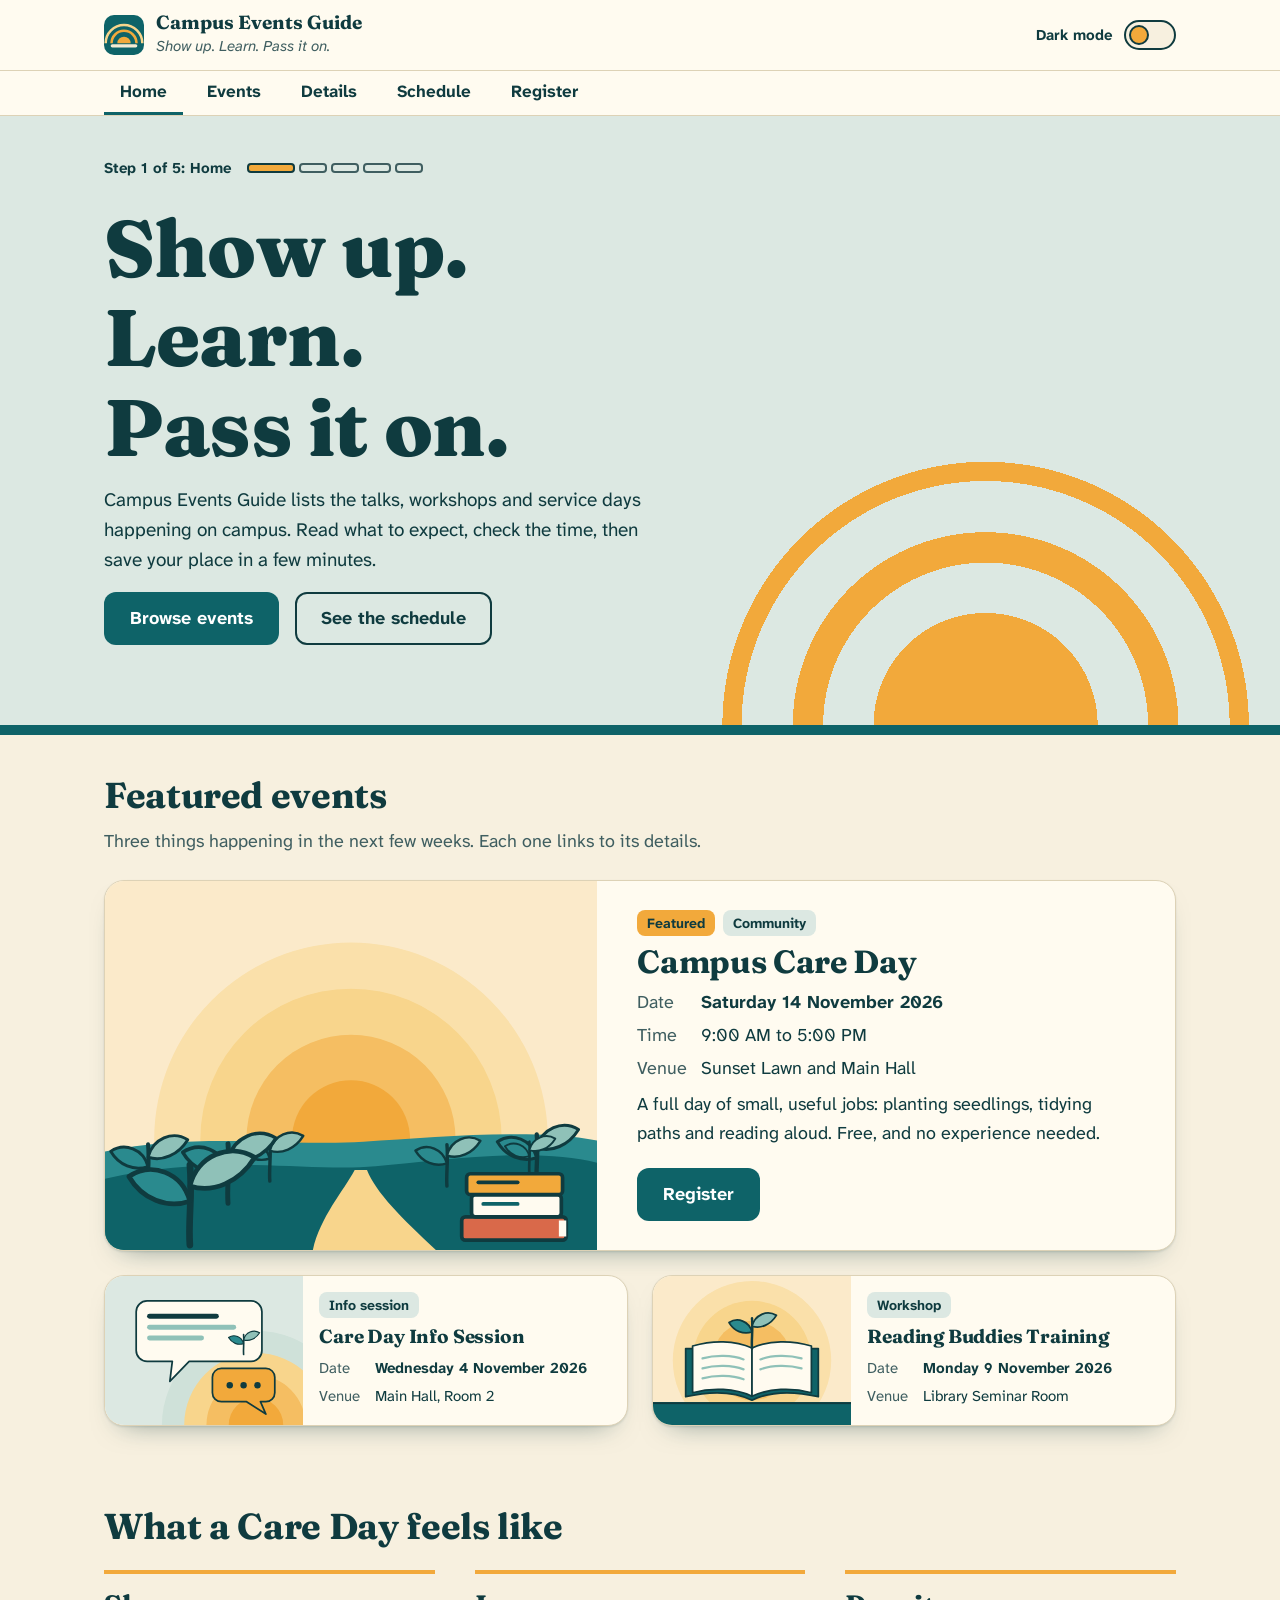
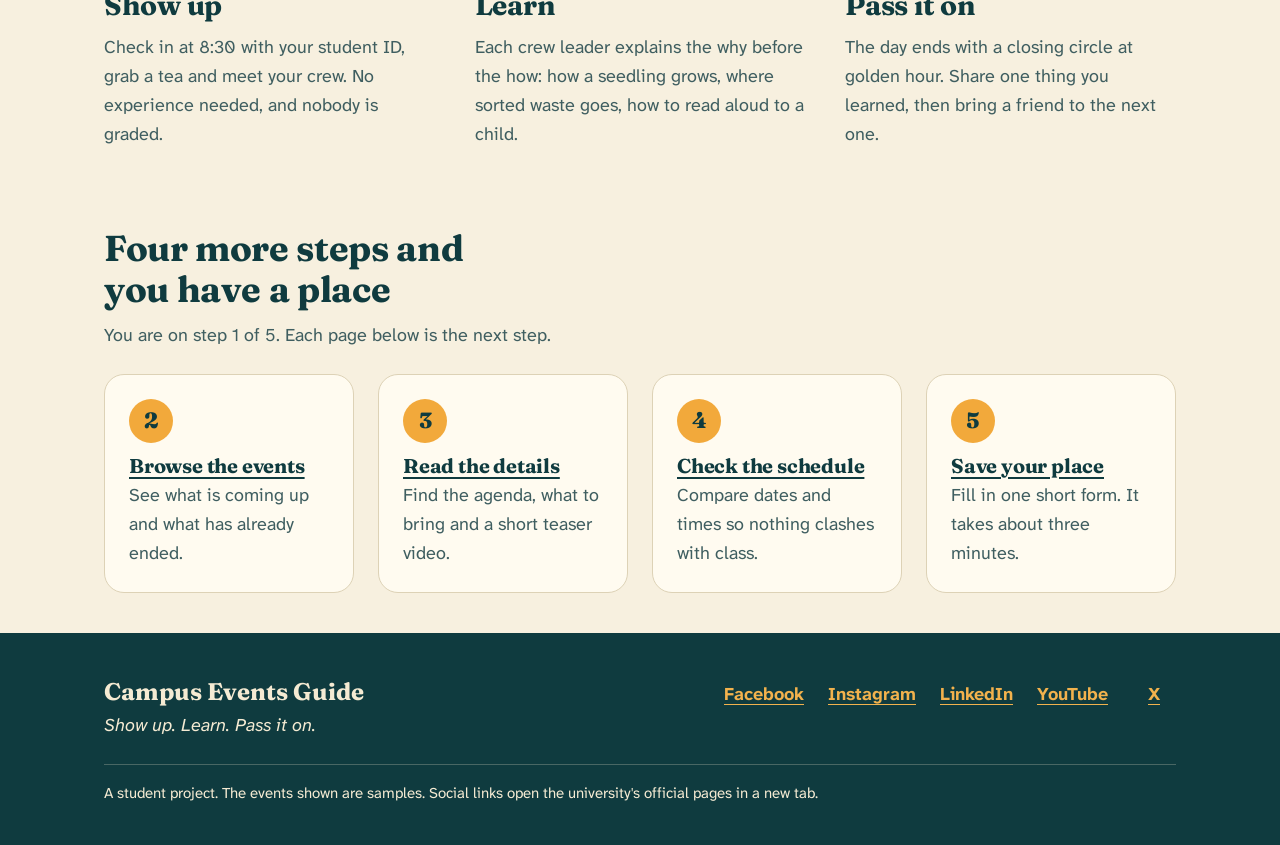
<file: index.html>
<!DOCTYPE html>
<html lang="en">
<head>
  <meta charset="utf-8">
  <meta name="viewport" content="width=device-width, initial-scale=1">
  <meta name="description" content="Campus Events Guide lists talks, workshops and service days on campus. Featured: Campus Care Day on Saturday 14 November 2026.">
  <title>Campus Events Guide: Show up. Learn. Pass it on.</title>
  <link rel="icon" type="image/svg+xml" href="assets/images/logo.svg">
  <link rel="stylesheet" href="style.css">
</head>
<body>
  <a class="skip-link" href="#main">Skip to main content</a>
  <header class="site-header">
    <div class="header-top container">
      <a class="brand" href="index.html">
        <img class="brand-mark" src="assets/images/logo.svg" alt="" width="40" height="40">
        <span class="brand-text">
          <span class="brand-name">Campus Events Guide</span>
          <span class="brand-tagline">Show up. Learn. Pass it on.</span>
        </span>
      </a>
      <div class="theme-switch">
        <input class="theme-input" type="checkbox" id="theme-toggle">
        <label class="theme-label" for="theme-toggle">
          <span class="theme-text">Dark mode</span>
          <span class="theme-track" aria-hidden="true"><span class="theme-knob"></span></span>
        </label>
      </div>
    </div>
    <nav class="main-nav" aria-label="Main">
      <ul class="nav-list container">
        <li><a href="index.html" aria-current="page">Home</a></li>
        <li><a href="events.html">Events</a></li>
        <li><a href="event-details.html">Details</a></li>
        <li><a href="schedule.html">Schedule</a></li>
        <li><a href="registration.html">Register</a></li>
      </ul>
    </nav>
  </header>
  <main id="main">
    <section class="page-hero home-hero">
      <div class="container">
        <div class="journey">
          <p class="journey-text">Step 1 of 5: Home</p>
          <div class="journey-bar" aria-hidden="true">
            <span class="journey-step is-current"></span>
            <span class="journey-step"></span>
            <span class="journey-step"></span>
            <span class="journey-step"></span>
            <span class="journey-step"></span>
          </div>
        </div>
        <h1><span>Show up.</span> <span>Learn.</span> <span>Pass it on.</span></h1>
        <p class="lead">Campus Events Guide lists the talks, workshops and service days happening on campus. Read what to expect, check the time, then save your place in a few minutes.</p>
        <div class="button-row">
          <a class="button button-primary" href="events.html">Browse events</a>
          <a class="button button-quiet" href="schedule.html">See the schedule</a>
        </div>
      </div>
    </section>

    <section class="section" aria-labelledby="featured-title">
      <div class="container">
        <div class="section-head">
          <h2 id="featured-title">Featured events</h2>
          <p>Three things happening in the next few weeks. Each one links to its details.</p>
        </div>
        <ul class="event-list">
          <li class="span-all">
            <article class="event-card event-card-wide">
              <img class="event-poster" src="assets/images/care-day.svg" alt="Illustration of the sun rising over a lawn of young seedlings, with a stack of books beside a path" width="800" height="600">
              <div class="event-body">
                <div class="event-labels">
                  <span class="badge">Featured</span>
                  <span class="event-tag">Community</span>
                </div>
                <h3 class="event-title"><a href="event-details.html">Campus Care Day</a></h3>
                <dl class="event-meta">
                  <div><dt>Date</dt><dd><time datetime="2026-11-14">Saturday 14 November 2026</time></dd></div>
                  <div><dt>Time</dt><dd>9:00 AM to 5:00 PM</dd></div>
                  <div><dt>Venue</dt><dd>Sunset Lawn and Main Hall</dd></div>
                </dl>
                <p>A full day of small, useful jobs: planting seedlings, tidying paths and reading aloud. Free, and no experience needed.</p>
                <div class="event-actions">
                  <a class="button button-primary" href="registration.html">Register</a>
                </div>
              </div>
            </article>
          </li>
          <li>
            <article class="event-card event-card-compact">
              <img class="event-poster" src="assets/images/info-session.svg" alt="Illustration of two speech bubbles in front of a rising sun, one with lines of text and a sprout, the other with three dots" width="800" height="600">
              <div class="event-body">
                <p class="event-tag">Info session</p>
                <h3 class="event-title"><a href="event-details.html#get-ready">Care Day Info Session</a></h3>
                <dl class="event-meta">
                  <div><dt>Date</dt><dd><time datetime="2026-11-04">Wednesday 4 November 2026</time></dd></div>
                  <div><dt>Venue</dt><dd>Main Hall, Room&nbsp;2</dd></div>
                </dl>
              </div>
            </article>
          </li>
          <li>
            <article class="event-card event-card-compact">
              <img class="event-poster" src="assets/images/reading-buddies.svg" alt="Illustration of an open book with a green sprout growing from its spine, in front of a golden sun" width="800" height="600">
              <div class="event-body">
                <p class="event-tag">Workshop</p>
                <h3 class="event-title"><a href="event-details.html#get-ready">Reading Buddies Training</a></h3>
                <dl class="event-meta">
                  <div><dt>Date</dt><dd><time datetime="2026-11-09">Monday 9 November 2026</time></dd></div>
                  <div><dt>Venue</dt><dd>Library Seminar Room</dd></div>
                </dl>
              </div>
            </article>
          </li>
        </ul>
      </div>
    </section>

    <section class="section" aria-labelledby="feel-title">
      <div class="container">
        <div class="section-head">
          <h2 id="feel-title">What a Care Day feels like</h2>
        </div>
        <div class="principles">
          <div class="principle">
            <h3>Show up</h3>
            <p>Check in at 8:30 with your student ID, grab a tea and meet your crew. No experience needed, and nobody is graded.</p>
          </div>
          <div class="principle">
            <h3>Learn</h3>
            <p>Each crew leader explains the why before the how: how a seedling grows, where sorted waste goes, how to read aloud to a child.</p>
          </div>
          <div class="principle">
            <h3>Pass it on</h3>
            <p>The day ends with a closing circle at golden hour. Share one thing you learned, then bring a friend to the next one.</p>
          </div>
        </div>
      </div>
    </section>

    <section class="section" aria-labelledby="path-title">
      <div class="container">
        <div class="section-head">
          <h2 id="path-title">Four more steps and you have a place</h2>
          <p>You are on step 1 of 5. Each page below is the next step.</p>
        </div>
        <ol class="step-list">
          <li class="step-item">
            <h3><a href="events.html">Browse the events</a></h3>
            <p>See what is coming up and what has already ended.</p>
          </li>
          <li class="step-item">
            <h3><a href="event-details.html">Read the details</a></h3>
            <p>Find the agenda, what to bring and a short teaser video.</p>
          </li>
          <li class="step-item">
            <h3><a href="schedule.html">Check the schedule</a></h3>
            <p>Compare dates and times so nothing clashes with class.</p>
          </li>
          <li class="step-item">
            <h3><a href="registration.html">Save your place</a></h3>
            <p>Fill in one short form. It takes about three minutes.</p>
          </li>
        </ol>
      </div>
    </section>
  </main>
  <footer class="site-footer">
    <div class="footer-inner container">
      <div class="footer-brand">
        <p class="footer-name">Campus Events Guide</p>
        <p class="footer-tagline">Show up. Learn. Pass it on.</p>
      </div>
      <nav aria-label="Social media">
        <ul class="social-list">
          <li><a href="https://www.facebook.com/ZewailCity" target="_blank" rel="noopener noreferrer">Facebook</a></li>
          <li><a href="https://www.instagram.com/zewailcityst/" target="_blank" rel="noopener noreferrer">Instagram</a></li>
          <li><a href="https://www.linkedin.com/school/zewailcityst/mycompany/" target="_blank" rel="noopener noreferrer">LinkedIn</a></li>
          <li><a href="https://www.youtube.com/user/zewailcity" target="_blank" rel="noopener noreferrer">YouTube</a></li>
          <li><a href="https://twitter.com/_ZewailCity_" target="_blank" rel="noopener noreferrer">X</a></li>
        </ul>
      </nav>
      <p class="footer-note">A student project. The events shown are samples. Social links open the university's official pages in a new tab.</p>
    </div>
  </footer>
</body>
</html>
</file>
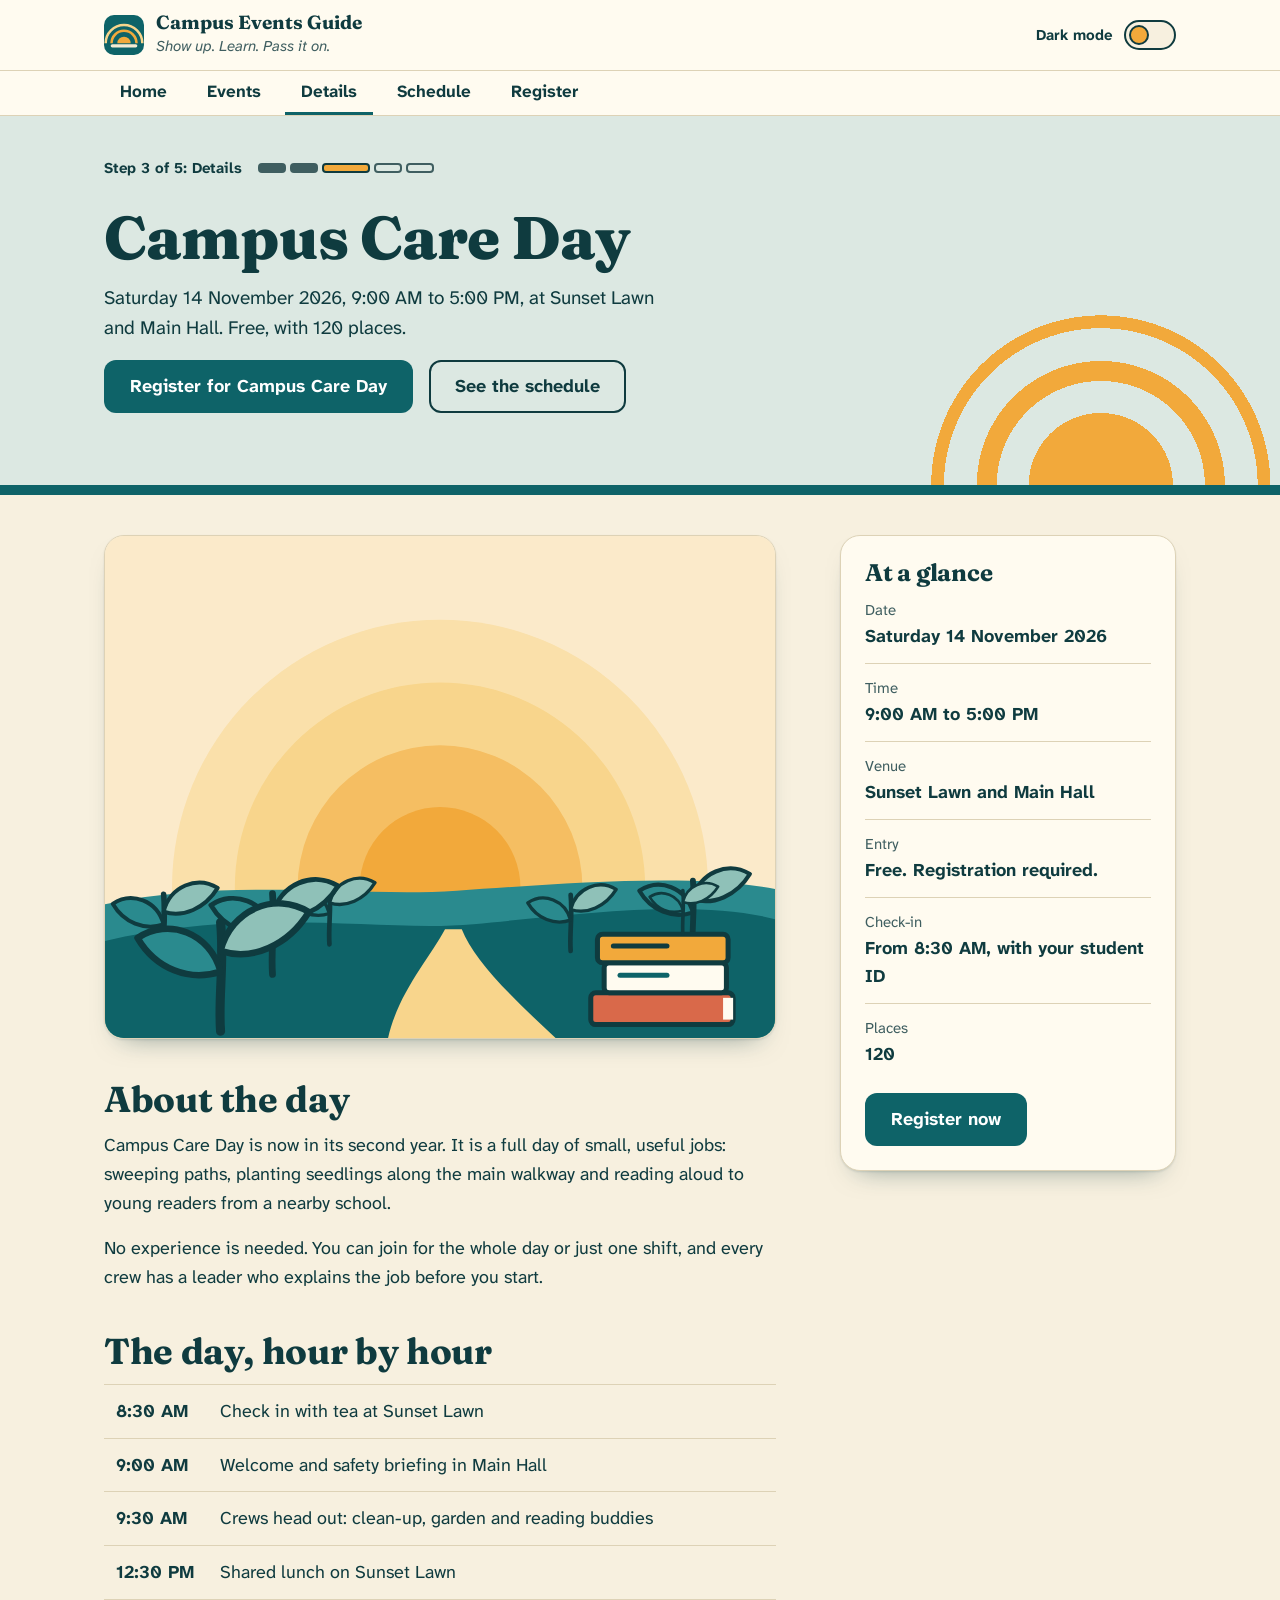
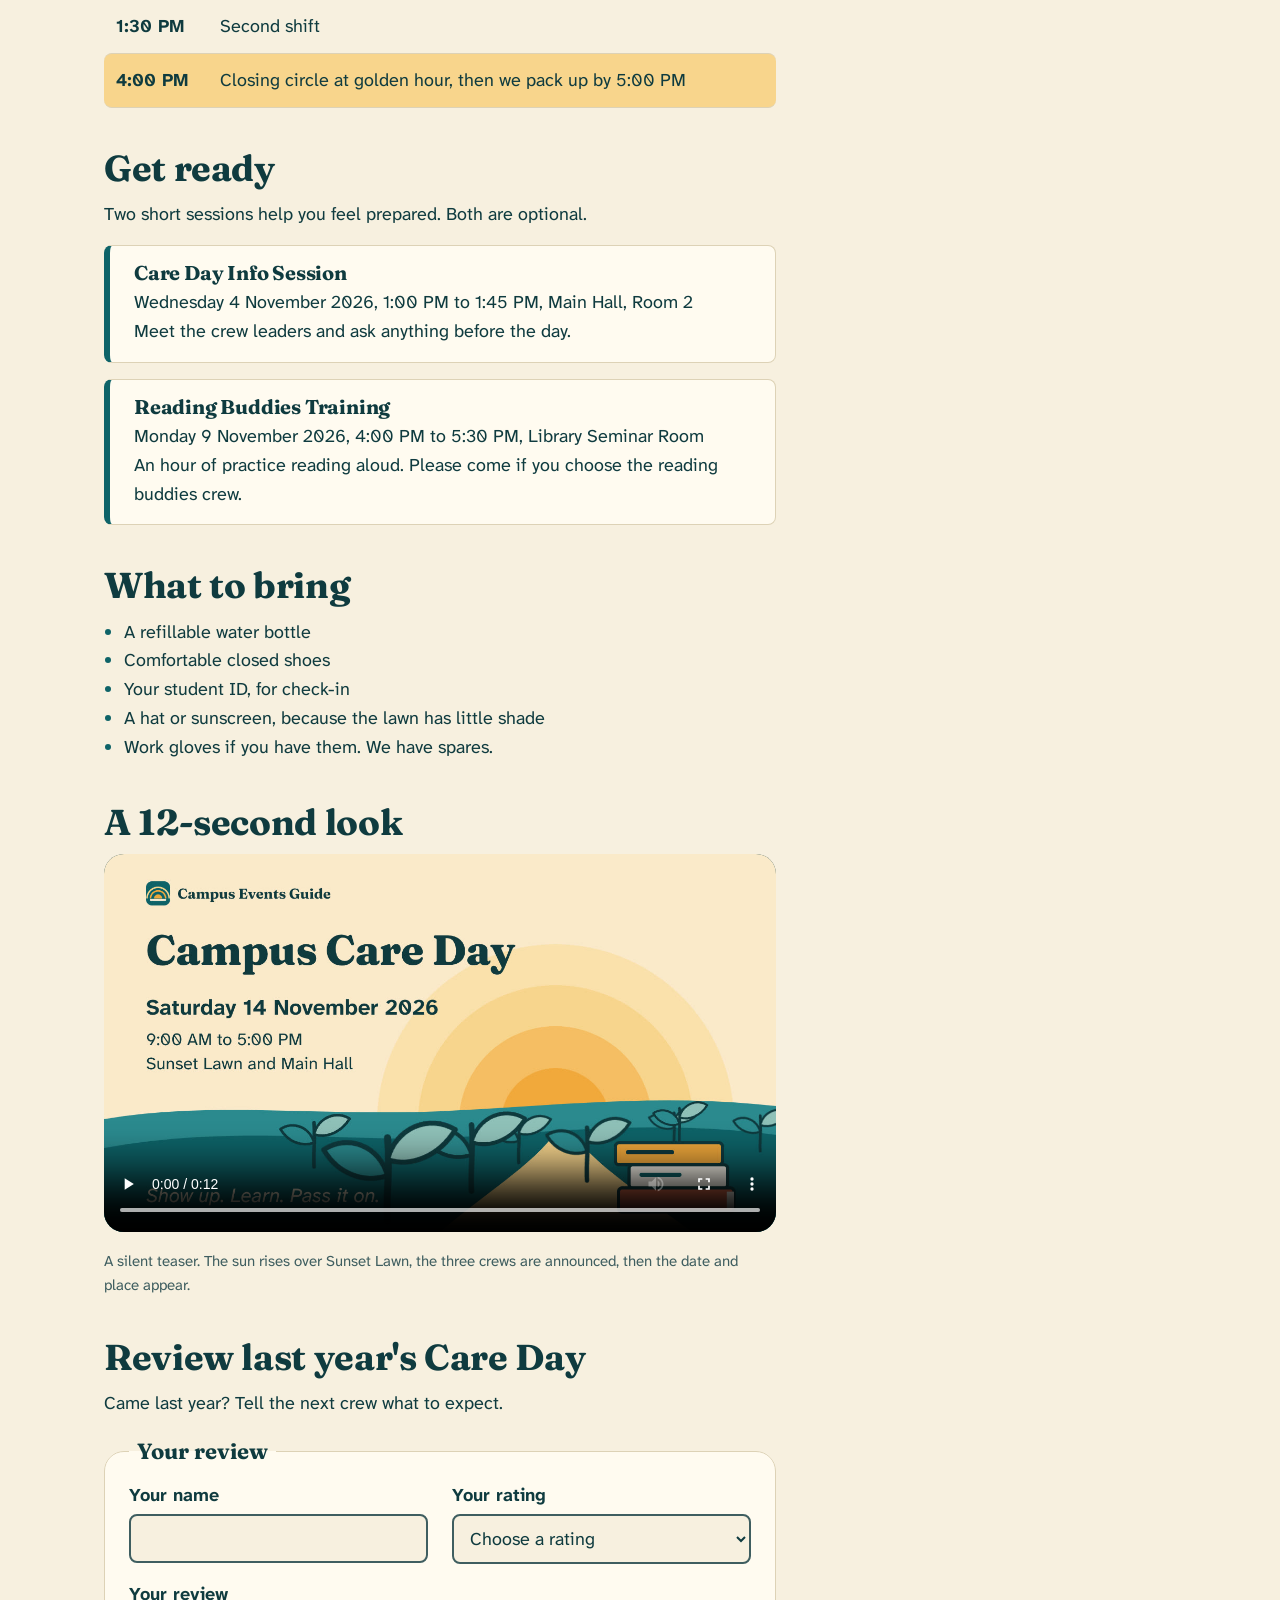
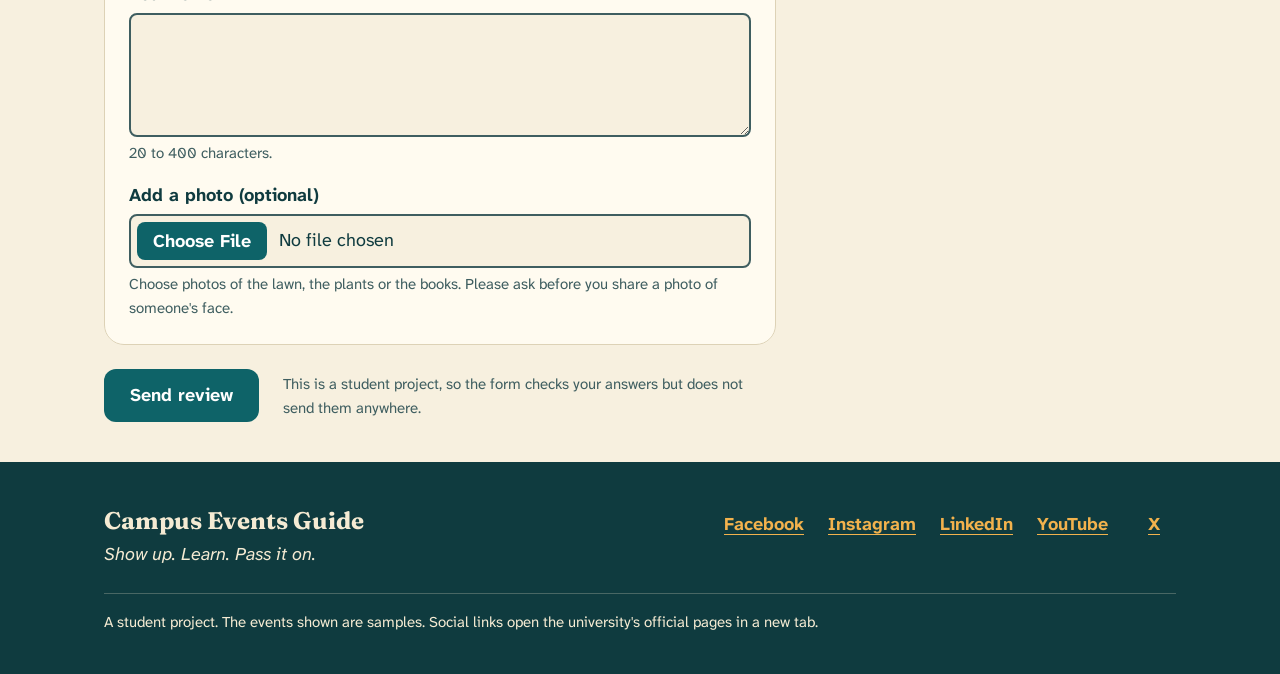
<file: event-details.html>
<!DOCTYPE html>
<html lang="en">
<head>
  <meta charset="utf-8">
  <meta name="viewport" content="width=device-width, initial-scale=1">
  <meta name="description" content="Campus Care Day, Saturday 14 November 2026, 9:00 AM to 5:00 PM at Sunset Lawn and Main Hall. Agenda, what to bring, a teaser video and a review form.">
  <title>Campus Care Day | Campus Events Guide</title>
  <link rel="icon" type="image/svg+xml" href="assets/images/logo.svg">
  <link rel="stylesheet" href="style.css">
</head>
<body>
  <a class="skip-link" href="#main">Skip to main content</a>
  <header class="site-header">
    <div class="header-top container">
      <a class="brand" href="index.html">
        <img class="brand-mark" src="assets/images/logo.svg" alt="" width="40" height="40">
        <span class="brand-text">
          <span class="brand-name">Campus Events Guide</span>
          <span class="brand-tagline">Show up. Learn. Pass it on.</span>
        </span>
      </a>
      <div class="theme-switch">
        <input class="theme-input" type="checkbox" id="theme-toggle">
        <label class="theme-label" for="theme-toggle">
          <span class="theme-text">Dark mode</span>
          <span class="theme-track" aria-hidden="true"><span class="theme-knob"></span></span>
        </label>
      </div>
    </div>
    <nav class="main-nav" aria-label="Main">
      <ul class="nav-list container">
        <li><a href="index.html">Home</a></li>
        <li><a href="events.html">Events</a></li>
        <li><a href="event-details.html" aria-current="page">Details</a></li>
        <li><a href="schedule.html">Schedule</a></li>
        <li><a href="registration.html">Register</a></li>
      </ul>
    </nav>
  </header>
  <main id="main">
    <section class="page-hero">
      <div class="container">
        <div class="journey">
          <p class="journey-text">Step 3 of 5: Details</p>
          <div class="journey-bar" aria-hidden="true">
            <span class="journey-step is-done"></span>
            <span class="journey-step is-done"></span>
            <span class="journey-step is-current"></span>
            <span class="journey-step"></span>
            <span class="journey-step"></span>
          </div>
        </div>
        <h1>Campus Care Day</h1>
        <p class="lead"><time datetime="2026-11-14">Saturday 14 November 2026</time>, 9:00 AM to 5:00 PM, at Sunset Lawn and Main Hall. Free, with 120 places.</p>
        <div class="button-row">
          <a class="button button-primary" href="registration.html">Register for Campus Care Day</a>
          <a class="button button-quiet" href="schedule.html">See the schedule</a>
        </div>
      </div>
    </section>

    <section class="section" aria-label="Event information">
      <div class="container details-layout">
        <div class="poster-figure">
          <img src="assets/images/care-day.svg" alt="Illustration of the sun rising over a lawn of young seedlings, with a stack of books beside a path" width="800" height="600">
        </div>

        <aside class="facts panel" aria-labelledby="facts-title">
          <h2 id="facts-title">At a glance</h2>
          <dl class="fact-list">
            <div>
              <dt>Date</dt>
              <dd><time datetime="2026-11-14">Saturday 14 November 2026</time></dd>
            </div>
            <div>
              <dt>Time</dt>
              <dd>9:00 AM to 5:00 PM</dd>
            </div>
            <div>
              <dt>Venue</dt>
              <dd>Sunset Lawn and Main Hall</dd>
            </div>
            <div>
              <dt>Entry</dt>
              <dd>Free. Registration required.</dd>
            </div>
            <div>
              <dt>Check-in</dt>
              <dd>From 8:30 AM, with your student ID</dd>
            </div>
            <div>
              <dt>Places</dt>
              <dd>120</dd>
            </div>
          </dl>
          <a class="button button-primary" href="registration.html">Register now</a>
        </aside>

        <div class="details-body">
          <section aria-labelledby="about-title">
            <h2 id="about-title">About the day</h2>
            <p>Campus Care Day is now in its second year. It is a full day of small, useful jobs: sweeping paths, planting seedlings along the main walkway and reading aloud to young readers from a nearby school.</p>
            <p>No experience is needed. You can join for the whole day or just one shift, and every crew has a leader who explains the job before you start.</p>
          </section>

          <section aria-labelledby="day-title">
            <h2 id="day-title">The day, hour by hour</h2>
            <ol class="agenda">
              <li>
                <time datetime="08:30">8:30 AM</time>
                <p>Check in with tea at Sunset Lawn</p>
              </li>
              <li>
                <time datetime="09:00">9:00 AM</time>
                <p>Welcome and safety briefing in Main Hall</p>
              </li>
              <li>
                <time datetime="09:30">9:30 AM</time>
                <p>Crews head out: clean-up, garden and reading buddies</p>
              </li>
              <li>
                <time datetime="12:30">12:30 PM</time>
                <p>Shared lunch on Sunset Lawn</p>
              </li>
              <li>
                <time datetime="13:30">1:30 PM</time>
                <p>Second shift</p>
              </li>
              <li class="is-golden">
                <time datetime="16:00">4:00 PM</time>
                <p>Closing circle at golden hour, then we pack up by 5:00 PM</p>
              </li>
            </ol>
          </section>

          <section id="get-ready" aria-labelledby="ready-title">
            <h2 id="ready-title">Get ready</h2>
            <p>Two short sessions help you feel prepared. Both are optional.</p>
            <ul class="prep-list">
              <li class="prep-item">
                <h3>Care Day Info Session</h3>
                <p><time datetime="2026-11-04">Wednesday 4 November 2026</time>, 1:00 PM to 1:45 PM, Main Hall, Room&nbsp;2</p>
                <p>Meet the crew leaders and ask anything before the day.</p>
              </li>
              <li class="prep-item">
                <h3>Reading Buddies Training</h3>
                <p><time datetime="2026-11-09">Monday 9 November 2026</time>, 4:00 PM to 5:30 PM, Library Seminar Room</p>
                <p>An hour of practice reading aloud. Please come if you choose the reading buddies crew.</p>
              </li>
            </ul>
          </section>

          <section aria-labelledby="bring-title">
            <h2 id="bring-title">What to bring</h2>
            <ul class="bring-list">
              <li>A refillable water bottle</li>
              <li>Comfortable closed shoes</li>
              <li>Your student ID, for check-in</li>
              <li>A hat or sunscreen, because the lawn has little shade</li>
              <li>Work gloves if you have them. We have spares.</li>
            </ul>
          </section>

          <section aria-labelledby="video-title">
            <h2 id="video-title">A 12-second look</h2>
            <figure class="video-figure">
              <video controls preload="metadata" playsinline width="1280" height="720" poster="assets/images/care-day-teaser-poster.jpg">
                <source src="assets/media/care-day-teaser.mp4" type="video/mp4">
                <source src="assets/media/care-day-teaser.webm" type="video/webm">
                <p>Your browser cannot play this video. <a href="assets/media/care-day-teaser.mp4">Download the teaser</a> instead.</p>
              </video>
              <figcaption>A silent teaser. The sun rises over Sunset Lawn, the three crews are announced, then the date and place appear.</figcaption>
            </figure>
          </section>

          <section aria-labelledby="review-title">
            <h2 id="review-title">Review last year's Care Day</h2>
            <p>Came last year? Tell the next crew what to expect.</p>
            <form class="form" action="#" method="post" enctype="multipart/form-data">
              <fieldset class="form-group">
                <legend>Your review</legend>
                <div class="form-fields">
                  <div class="field">
                    <label for="review-name">Your name</label>
                    <input class="control" type="text" id="review-name" name="review-name" required minlength="2" maxlength="60" autocomplete="name">
                  </div>
                  <div class="field">
                    <label for="review-rating">Your rating</label>
                    <select class="control" id="review-rating" name="review-rating" required>
                      <option value="" selected disabled>Choose a rating</option>
                      <option value="5">5, loved it</option>
                      <option value="4">4, good</option>
                      <option value="3">3, okay</option>
                      <option value="2">2, not great</option>
                      <option value="1">1, needs work</option>
                    </select>
                  </div>
                  <div class="field field-wide">
                    <label for="review-text">Your review</label>
                    <textarea class="control" id="review-text" name="review-text" rows="4" required minlength="20" maxlength="400" aria-describedby="review-text-hint"></textarea>
                    <p class="hint" id="review-text-hint">20 to 400 characters.</p>
                  </div>
                  <div class="field field-wide">
                    <label for="review-photo">Add a photo (optional)</label>
                    <input class="control" type="file" id="review-photo" name="review-photo" accept="image/*" aria-describedby="review-photo-hint">
                    <p class="hint" id="review-photo-hint">Choose photos of the lawn, the plants or the books. Please ask before you share a photo of someone's face.</p>
                  </div>
                </div>
              </fieldset>
              <div class="form-actions">
                <button class="button button-primary" type="submit">Send review</button>
                <p>This is a student project, so the form checks your answers but does not send them anywhere.</p>
              </div>
            </form>
          </section>
        </div>
      </div>
    </section>
  </main>
  <footer class="site-footer">
    <div class="footer-inner container">
      <div class="footer-brand">
        <p class="footer-name">Campus Events Guide</p>
        <p class="footer-tagline">Show up. Learn. Pass it on.</p>
      </div>
      <nav aria-label="Social media">
        <ul class="social-list">
          <li><a href="https://www.facebook.com/ZewailCity" target="_blank" rel="noopener noreferrer">Facebook</a></li>
          <li><a href="https://www.instagram.com/zewailcityst/" target="_blank" rel="noopener noreferrer">Instagram</a></li>
          <li><a href="https://www.linkedin.com/school/zewailcityst/mycompany/" target="_blank" rel="noopener noreferrer">LinkedIn</a></li>
          <li><a href="https://www.youtube.com/user/zewailcity" target="_blank" rel="noopener noreferrer">YouTube</a></li>
          <li><a href="https://twitter.com/_ZewailCity_" target="_blank" rel="noopener noreferrer">X</a></li>
        </ul>
      </nav>
      <p class="footer-note">A student project. The events shown are samples. Social links open the university's official pages in a new tab.</p>
    </div>
  </footer>
</body>
</html>
</file>
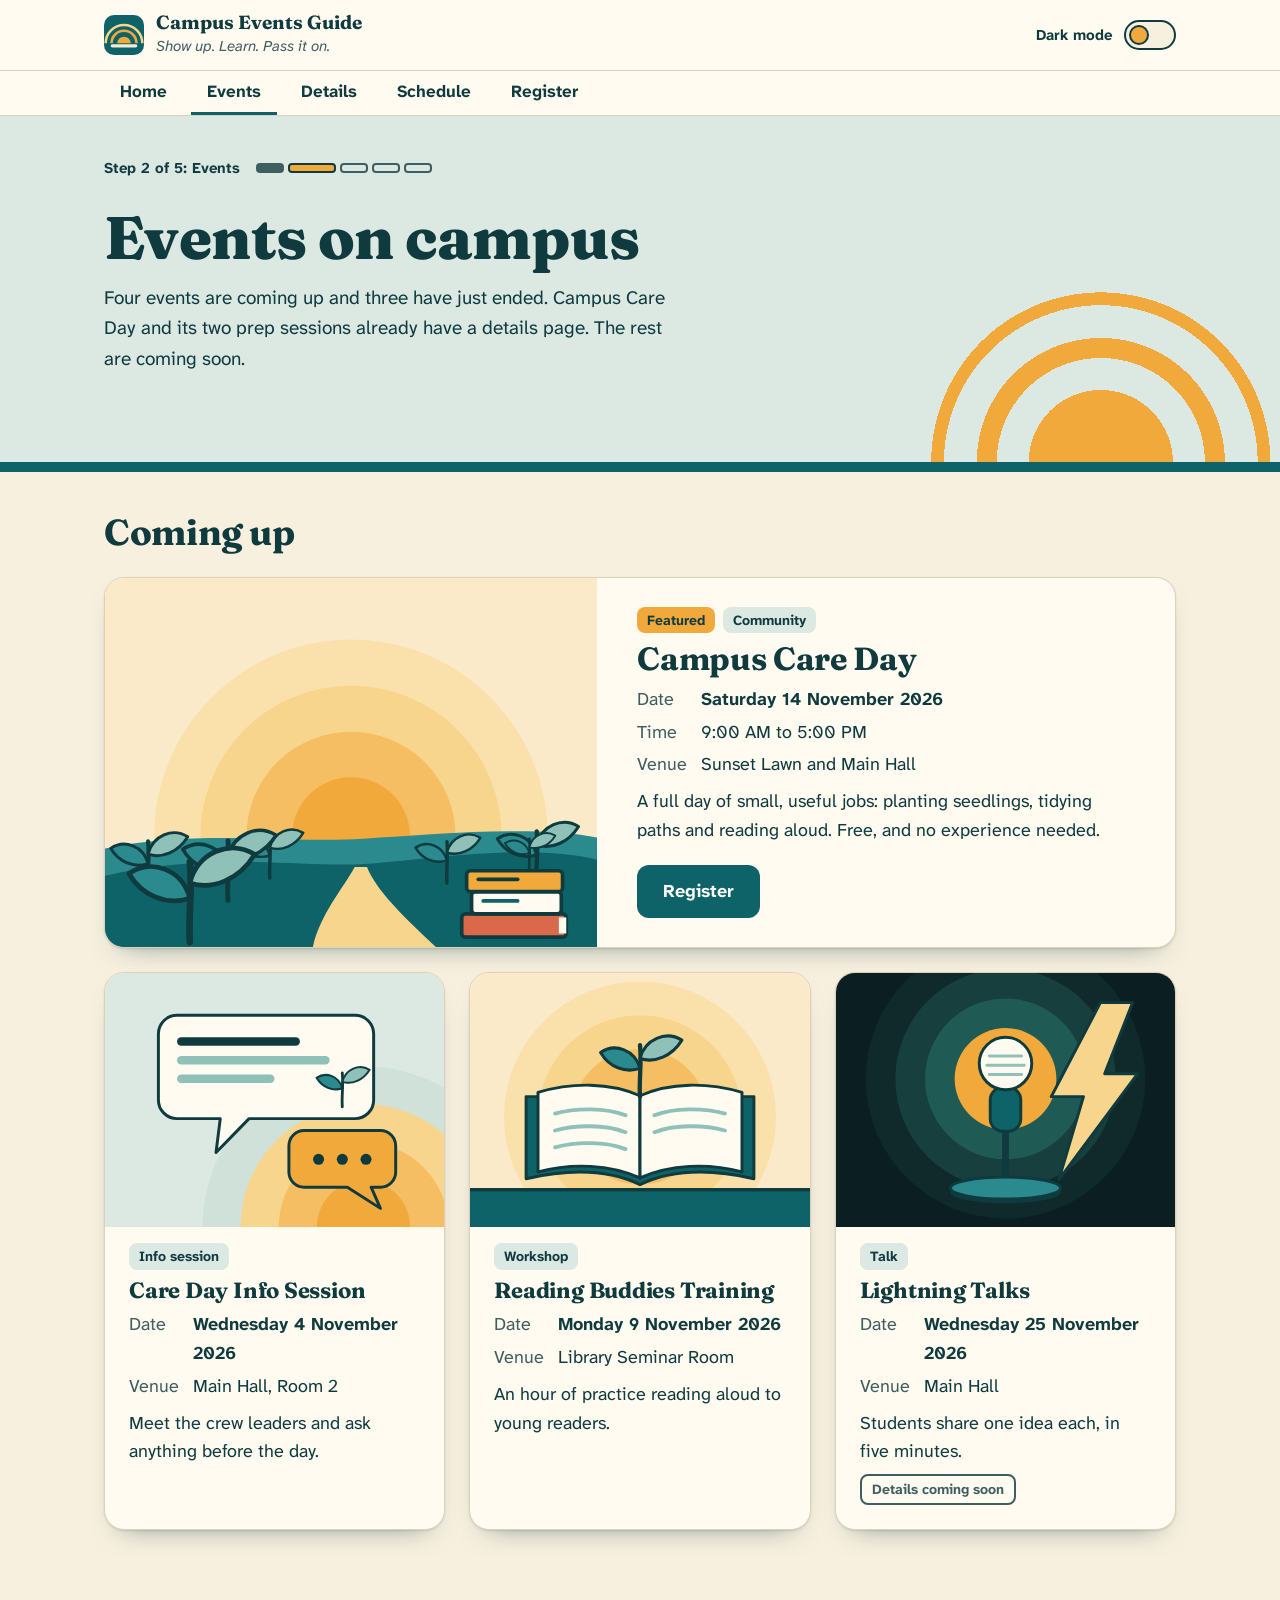
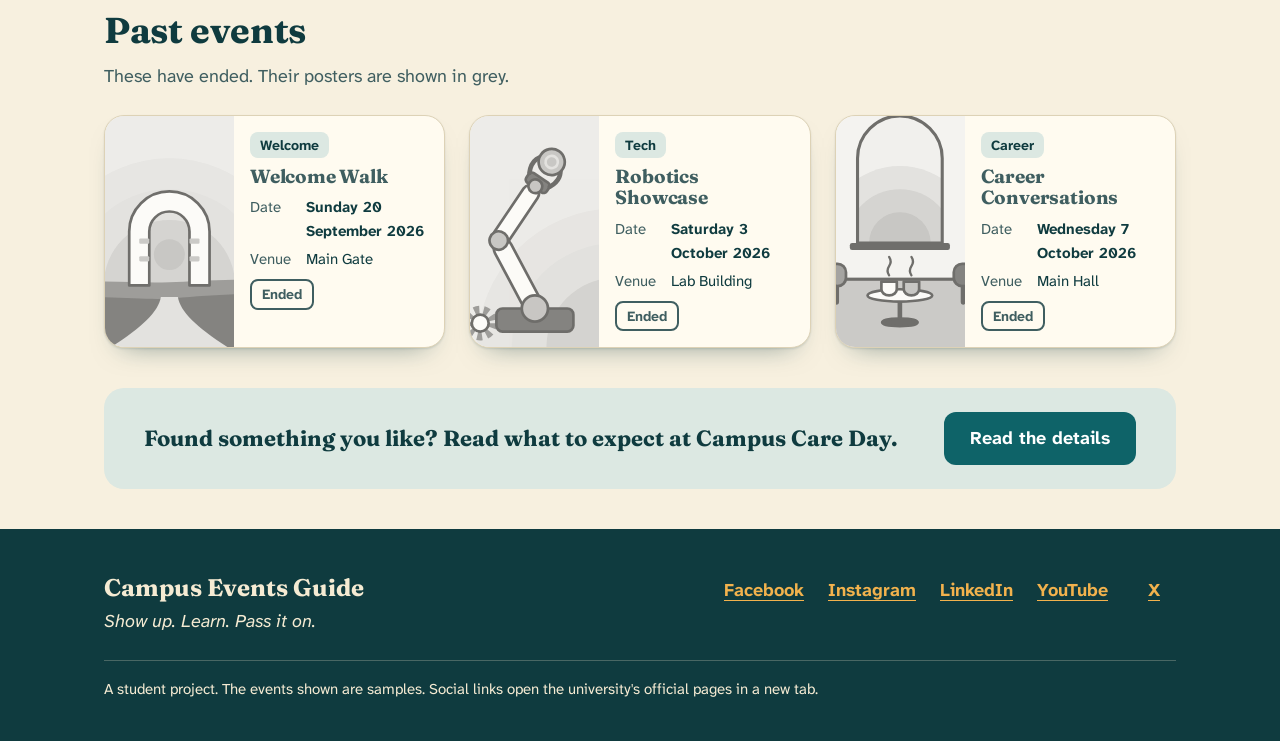
<file: events.html>
<!DOCTYPE html>
<html lang="en">
<head>
  <meta charset="utf-8">
  <meta name="viewport" content="width=device-width, initial-scale=1">
  <meta name="description" content="Upcoming and past campus events, including Campus Care Day on Saturday 14 November 2026.">
  <title>Events | Campus Events Guide</title>
  <link rel="icon" type="image/svg+xml" href="assets/images/logo.svg">
  <link rel="stylesheet" href="style.css">
</head>
<body>
  <a class="skip-link" href="#main">Skip to main content</a>
  <header class="site-header">
    <div class="header-top container">
      <a class="brand" href="index.html">
        <img class="brand-mark" src="assets/images/logo.svg" alt="" width="40" height="40">
        <span class="brand-text">
          <span class="brand-name">Campus Events Guide</span>
          <span class="brand-tagline">Show up. Learn. Pass it on.</span>
        </span>
      </a>
      <div class="theme-switch">
        <input class="theme-input" type="checkbox" id="theme-toggle">
        <label class="theme-label" for="theme-toggle">
          <span class="theme-text">Dark mode</span>
          <span class="theme-track" aria-hidden="true"><span class="theme-knob"></span></span>
        </label>
      </div>
    </div>
    <nav class="main-nav" aria-label="Main">
      <ul class="nav-list container">
        <li><a href="index.html">Home</a></li>
        <li><a href="events.html" aria-current="page">Events</a></li>
        <li><a href="event-details.html">Details</a></li>
        <li><a href="schedule.html">Schedule</a></li>
        <li><a href="registration.html">Register</a></li>
      </ul>
    </nav>
  </header>
  <main id="main">
    <section class="page-hero">
      <div class="container">
        <div class="journey">
          <p class="journey-text">Step 2 of 5: Events</p>
          <div class="journey-bar" aria-hidden="true">
            <span class="journey-step is-done"></span>
            <span class="journey-step is-current"></span>
            <span class="journey-step"></span>
            <span class="journey-step"></span>
            <span class="journey-step"></span>
          </div>
        </div>
        <h1>Events on campus</h1>
        <p class="lead">Four events are coming up and three have just ended. Campus Care Day and its two prep sessions already have a details page. The rest are coming soon.</p>
      </div>
    </section>

    <section class="section" aria-labelledby="upcoming-title">
      <div class="container">
        <div class="section-head">
          <h2 id="upcoming-title">Coming up</h2>
        </div>
        <ul class="event-list event-list-upcoming">
          <li class="span-all">
            <article class="event-card event-card-wide">
              <img class="event-poster" src="assets/images/care-day.svg" alt="Illustration of the sun rising over a lawn of young seedlings, with a stack of books beside a path" width="800" height="600">
              <div class="event-body">
                <div class="event-labels">
                  <span class="badge">Featured</span>
                  <span class="event-tag">Community</span>
                </div>
                <h3 class="event-title"><a href="event-details.html">Campus Care Day</a></h3>
                <dl class="event-meta">
                  <div><dt>Date</dt><dd><time datetime="2026-11-14">Saturday 14 November 2026</time></dd></div>
                  <div><dt>Time</dt><dd>9:00 AM to 5:00 PM</dd></div>
                  <div><dt>Venue</dt><dd>Sunset Lawn and Main Hall</dd></div>
                </dl>
                <p>A full day of small, useful jobs: planting seedlings, tidying paths and reading aloud. Free, and no experience needed.</p>
                <div class="event-actions">
                  <a class="button button-primary" href="registration.html">Register</a>
                </div>
              </div>
            </article>
          </li>
          <li>
            <article class="event-card">
              <img class="event-poster" src="assets/images/info-session.svg" alt="Illustration of two speech bubbles in front of a rising sun, one with lines of text and a sprout, the other with three dots" width="800" height="600">
              <div class="event-body">
                <p class="event-tag">Info session</p>
                <h3 class="event-title"><a href="event-details.html#get-ready">Care Day Info Session</a></h3>
                <dl class="event-meta">
                  <div><dt>Date</dt><dd><time datetime="2026-11-04">Wednesday 4 November 2026</time></dd></div>
                  <div><dt>Venue</dt><dd>Main Hall, Room&nbsp;2</dd></div>
                </dl>
                <p>Meet the crew leaders and ask anything before the day.</p>
              </div>
            </article>
          </li>
          <li>
            <article class="event-card">
              <img class="event-poster" src="assets/images/reading-buddies.svg" alt="Illustration of an open book with a green sprout growing from its spine, in front of a golden sun" width="800" height="600">
              <div class="event-body">
                <p class="event-tag">Workshop</p>
                <h3 class="event-title"><a href="event-details.html#get-ready">Reading Buddies Training</a></h3>
                <dl class="event-meta">
                  <div><dt>Date</dt><dd><time datetime="2026-11-09">Monday 9 November 2026</time></dd></div>
                  <div><dt>Venue</dt><dd>Library Seminar Room</dd></div>
                </dl>
                <p>An hour of practice reading aloud to young readers.</p>
              </div>
            </article>
          </li>
          <li>
            <article class="event-card">
              <img class="event-poster" src="assets/images/lightning-talks.svg" alt="Illustration of a microphone under a golden spotlight beside a lightning bolt on a dark stage" width="800" height="600">
              <div class="event-body">
                <p class="event-tag">Talk</p>
                <h3 class="event-title">Lightning Talks</h3>
                <dl class="event-meta">
                  <div><dt>Date</dt><dd><time datetime="2026-11-25">Wednesday 25 November 2026</time></dd></div>
                  <div><dt>Venue</dt><dd>Main Hall</dd></div>
                </dl>
                <p>Students share one idea each, in five minutes.</p>
                <p><span class="badge badge-quiet">Details coming soon</span></p>
              </div>
            </article>
          </li>
        </ul>
      </div>
    </section>

    <section class="section" aria-labelledby="past-title">
      <div class="container">
        <div class="section-head">
          <h2 id="past-title">Past events</h2>
          <p>These have ended. Their posters are shown in grey.</p>
        </div>
        <ul class="event-list event-list-past">
          <li>
            <article class="event-card event-card-compact is-past">
              <img class="event-poster" src="assets/images/welcome-walk.svg" alt="Illustration of a path leading through a stone arch toward the rising sun" width="800" height="600">
              <div class="event-body">
                <p class="event-tag">Welcome</p>
                <h3 class="event-title">Welcome Walk</h3>
                <dl class="event-meta">
                  <div><dt>Date</dt><dd><time datetime="2026-09-20">Sunday 20 September 2026</time></dd></div>
                  <div><dt>Venue</dt><dd>Main Gate</dd></div>
                </dl>
                <p><span class="badge badge-quiet">Ended</span></p>
              </div>
            </article>
          </li>
          <li>
            <article class="event-card event-card-compact is-past">
              <img class="event-poster" src="assets/images/robotics-showcase.svg" alt="Illustration of a robot arm lifting a golden ball above two gears" width="800" height="600">
              <div class="event-body">
                <p class="event-tag">Tech</p>
                <h3 class="event-title">Robotics Showcase</h3>
                <dl class="event-meta">
                  <div><dt>Date</dt><dd><time datetime="2026-10-03">Saturday 3 October 2026</time></dd></div>
                  <div><dt>Venue</dt><dd>Lab Building</dd></div>
                </dl>
                <p><span class="badge badge-quiet">Ended</span></p>
              </div>
            </article>
          </li>
          <li>
            <article class="event-card event-card-compact is-past">
              <img class="event-poster" src="assets/images/career-conversations.svg" alt="Illustration of two armchairs facing each other around a small table with two cups, in front of a sunlit window" width="800" height="600">
              <div class="event-body">
                <p class="event-tag">Career</p>
                <h3 class="event-title">Career Conversations</h3>
                <dl class="event-meta">
                  <div><dt>Date</dt><dd><time datetime="2026-10-07">Wednesday 7 October 2026</time></dd></div>
                  <div><dt>Venue</dt><dd>Main Hall</dd></div>
                </dl>
                <p><span class="badge badge-quiet">Ended</span></p>
              </div>
            </article>
          </li>
        </ul>
        <div class="next-step">
          <p>Found something you like? Read what to expect at Campus Care Day.</p>
          <a class="button button-primary" href="event-details.html">Read the details</a>
        </div>
      </div>
    </section>
  </main>
  <footer class="site-footer">
    <div class="footer-inner container">
      <div class="footer-brand">
        <p class="footer-name">Campus Events Guide</p>
        <p class="footer-tagline">Show up. Learn. Pass it on.</p>
      </div>
      <nav aria-label="Social media">
        <ul class="social-list">
          <li><a href="https://www.facebook.com/ZewailCity" target="_blank" rel="noopener noreferrer">Facebook</a></li>
          <li><a href="https://www.instagram.com/zewailcityst/" target="_blank" rel="noopener noreferrer">Instagram</a></li>
          <li><a href="https://www.linkedin.com/school/zewailcityst/mycompany/" target="_blank" rel="noopener noreferrer">LinkedIn</a></li>
          <li><a href="https://www.youtube.com/user/zewailcity" target="_blank" rel="noopener noreferrer">YouTube</a></li>
          <li><a href="https://twitter.com/_ZewailCity_" target="_blank" rel="noopener noreferrer">X</a></li>
        </ul>
      </nav>
      <p class="footer-note">A student project. The events shown are samples. Social links open the university's official pages in a new tab.</p>
    </div>
  </footer>
</body>
</html>
</file>
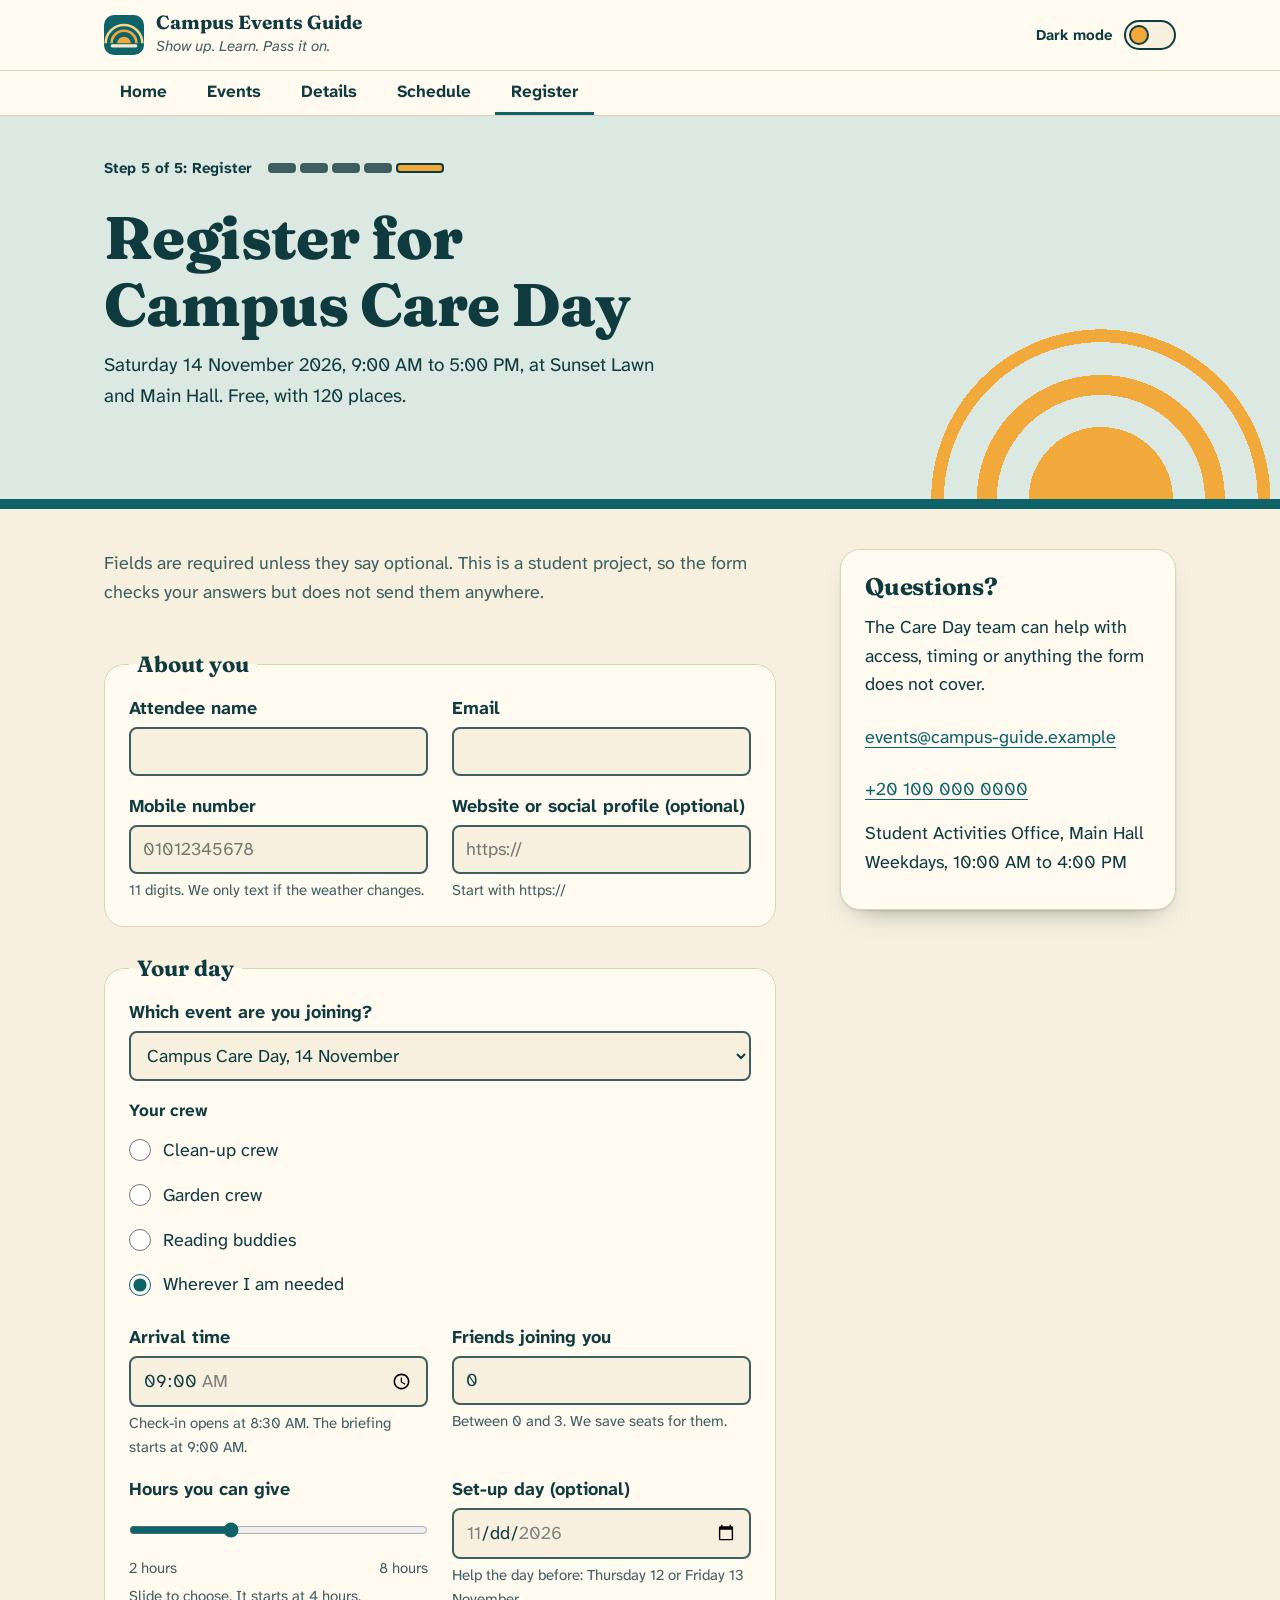
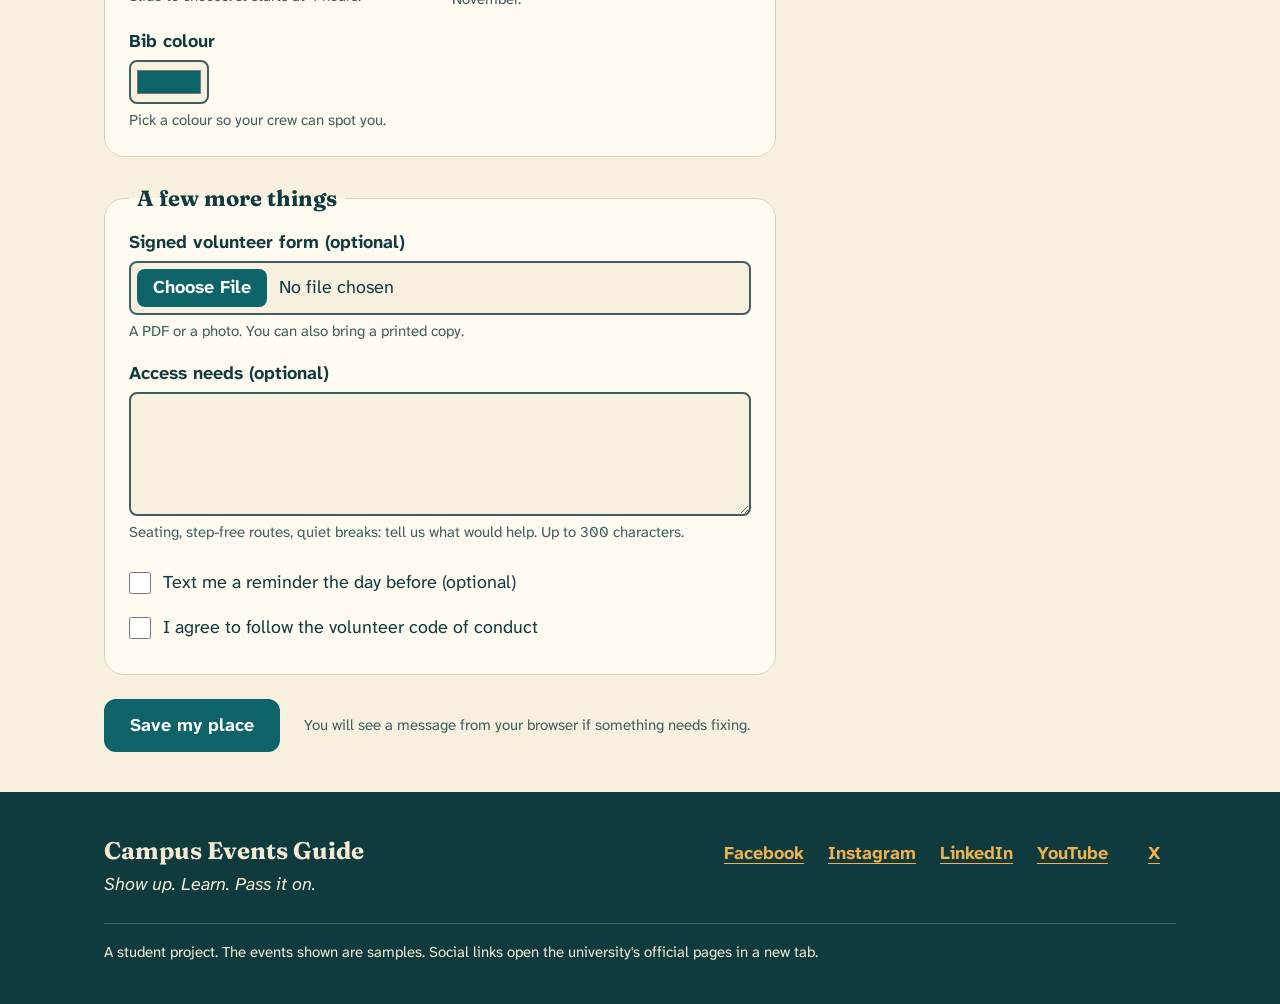
<file: registration.html>
<!DOCTYPE html>
<html lang="en">
<head>
  <meta charset="utf-8">
  <meta name="viewport" content="width=device-width, initial-scale=1">
  <meta name="description" content="Save your place at Campus Care Day on Saturday 14 November 2026. Free, with 120 places.">
  <title>Register for Campus Care Day | Campus Events Guide</title>
  <link rel="icon" type="image/svg+xml" href="assets/images/logo.svg">
  <link rel="stylesheet" href="style.css">
</head>
<body>
  <a class="skip-link" href="#main">Skip to main content</a>
  <header class="site-header">
    <div class="header-top container">
      <a class="brand" href="index.html">
        <img class="brand-mark" src="assets/images/logo.svg" alt="" width="40" height="40">
        <span class="brand-text">
          <span class="brand-name">Campus Events Guide</span>
          <span class="brand-tagline">Show up. Learn. Pass it on.</span>
        </span>
      </a>
      <div class="theme-switch">
        <input class="theme-input" type="checkbox" id="theme-toggle">
        <label class="theme-label" for="theme-toggle">
          <span class="theme-text">Dark mode</span>
          <span class="theme-track" aria-hidden="true"><span class="theme-knob"></span></span>
        </label>
      </div>
    </div>
    <nav class="main-nav" aria-label="Main">
      <ul class="nav-list container">
        <li><a href="index.html">Home</a></li>
        <li><a href="events.html">Events</a></li>
        <li><a href="event-details.html">Details</a></li>
        <li><a href="schedule.html">Schedule</a></li>
        <li><a href="registration.html" aria-current="page">Register</a></li>
      </ul>
    </nav>
  </header>
  <main id="main">
    <section class="page-hero">
      <div class="container">
        <div class="journey">
          <p class="journey-text">Step 5 of 5: Register</p>
          <div class="journey-bar" aria-hidden="true">
            <span class="journey-step is-done"></span>
            <span class="journey-step is-done"></span>
            <span class="journey-step is-done"></span>
            <span class="journey-step is-done"></span>
            <span class="journey-step is-current"></span>
          </div>
        </div>
        <h1>Register for Campus Care Day</h1>
        <p class="lead"><time datetime="2026-11-14">Saturday 14 November 2026</time>, 9:00 AM to 5:00 PM, at Sunset Lawn and Main Hall. Free, with 120 places.</p>
      </div>
    </section>

    <section class="section" aria-label="Registration">
      <div class="container register-layout">
        <form class="form" action="#" method="post" enctype="multipart/form-data">
          <p class="form-note">Fields are required unless they say optional. This is a student project, so the form checks your answers but does not send them anywhere.</p>

          <fieldset class="form-group">
            <legend>About you</legend>
            <div class="form-fields">
              <div class="field">
                <label for="attendee-name">Attendee name</label>
                <input class="control" type="text" id="attendee-name" name="attendee-name" required minlength="2" maxlength="60" autocomplete="name">
              </div>
              <div class="field">
                <label for="email">Email</label>
                <input class="control" type="email" id="email" name="email" required maxlength="80" autocomplete="email">
              </div>
              <div class="field">
                <label for="mobile">Mobile number</label>
                <input class="control" type="tel" id="mobile" name="mobile" required pattern="01[0125][0-9]{8}" maxlength="11" inputmode="numeric" autocomplete="tel" placeholder="01012345678" aria-describedby="mobile-hint" title="An Egyptian mobile number: 11 digits starting with 010, 011, 012 or 015">
                <p class="hint" id="mobile-hint">11 digits. We only text if the weather changes.</p>
              </div>
              <div class="field">
                <label for="profile">Website or social profile (optional)</label>
                <input class="control" type="url" id="profile" name="profile" pattern="https?://.+" maxlength="120" placeholder="https://" aria-describedby="profile-hint" title="A web address that starts with http:// or https://">
                <p class="hint" id="profile-hint">Start with https://</p>
              </div>
            </div>
          </fieldset>

          <fieldset class="form-group">
            <legend>Your day</legend>
            <div class="form-fields">
              <div class="field field-wide">
                <label for="event-choice">Which event are you joining?</label>
                <select class="control" id="event-choice" name="event-choice">
                  <option value="care-day" selected>Campus Care Day, 14 November</option>
                  <option value="info-session">Care Day Info Session, 4 November</option>
                  <option value="reading-buddies">Reading Buddies Training, 9 November</option>
                </select>
              </div>
              <fieldset class="choice-group field-wide">
                <legend>Your crew</legend>
                <div class="choice">
                  <input type="radio" id="crew-cleanup" name="crew" value="clean-up" required>
                  <label for="crew-cleanup">Clean-up crew</label>
                </div>
                <div class="choice">
                  <input type="radio" id="crew-garden" name="crew" value="garden">
                  <label for="crew-garden">Garden crew</label>
                </div>
                <div class="choice">
                  <input type="radio" id="crew-reading" name="crew" value="reading-buddies">
                  <label for="crew-reading">Reading buddies</label>
                </div>
                <div class="choice">
                  <input type="radio" id="crew-any" name="crew" value="any" checked>
                  <label for="crew-any">Wherever I am needed</label>
                </div>
              </fieldset>
              <div class="field">
                <label for="arrival">Arrival time</label>
                <input class="control" type="time" id="arrival" name="arrival" required min="08:30" max="10:00" value="09:00" aria-describedby="arrival-hint">
                <p class="hint" id="arrival-hint">Check-in opens at 8:30 AM. The briefing starts at 9:00 AM.</p>
              </div>
              <div class="field">
                <label for="friends">Friends joining you</label>
                <input class="control" type="number" id="friends" name="friends" min="0" max="3" step="1" value="0" aria-describedby="friends-hint">
                <p class="hint" id="friends-hint">Between 0 and 3. We save seats for them.</p>
              </div>
              <div class="field">
                <label for="hours">Hours you can give</label>
                <input class="range-control" type="range" id="hours" name="hours" min="2" max="8" step="1" value="4" aria-describedby="hours-hint">
                <div class="range-scale" aria-hidden="true">
                  <span>2 hours</span>
                  <span>8 hours</span>
                </div>
                <p class="hint" id="hours-hint">Slide to choose. It starts at 4 hours.</p>
              </div>
              <div class="field">
                <label for="setup-day">Set-up day (optional)</label>
                <input class="control" type="date" id="setup-day" name="setup-day" min="2026-11-12" max="2026-11-13" aria-describedby="setup-hint">
                <p class="hint" id="setup-hint">Help the day before: Thursday 12 or Friday 13 November.</p>
              </div>
              <div class="field">
                <label for="bib-colour">Bib colour</label>
                <input class="color-control" type="color" id="bib-colour" name="bib-colour" value="#0E6368" aria-describedby="bib-hint">
                <p class="hint" id="bib-hint">Pick a colour so your crew can spot you.</p>
              </div>
            </div>
          </fieldset>

          <fieldset class="form-group">
            <legend>A few more things</legend>
            <div class="form-fields">
              <div class="field field-wide">
                <label for="waiver">Signed volunteer form (optional)</label>
                <input class="control" type="file" id="waiver" name="waiver" accept=".pdf,image/*" aria-describedby="waiver-hint">
                <p class="hint" id="waiver-hint">A PDF or a photo. You can also bring a printed copy.</p>
              </div>
              <div class="field field-wide">
                <label for="access-needs">Access needs (optional)</label>
                <textarea class="control" id="access-needs" name="access-needs" rows="4" maxlength="300" aria-describedby="access-hint"></textarea>
                <p class="hint" id="access-hint">Seating, step-free routes, quiet breaks: tell us what would help. Up to 300 characters.</p>
              </div>
              <div class="field-wide">
                <div class="choice">
                  <input type="checkbox" id="reminder" name="reminder" value="yes">
                  <label for="reminder">Text me a reminder the day before (optional)</label>
                </div>
                <div class="choice">
                  <input type="checkbox" id="conduct" name="conduct" value="agreed" required>
                  <label for="conduct">I agree to follow the volunteer code of conduct</label>
                </div>
              </div>
            </div>
          </fieldset>

          <div class="form-actions">
            <button class="button button-primary" type="submit">Save my place</button>
            <p>You will see a message from your browser if something needs fixing.</p>
          </div>
        </form>

        <aside class="contact-box panel" aria-labelledby="contact-title">
          <h2 id="contact-title">Questions?</h2>
          <p>The Care Day team can help with access, timing or anything the form does not cover.</p>
          <address>
            <p><a href="mailto:events@campus-guide.example">events@campus-guide.example</a></p>
            <p><a href="tel:+201000000000">+20&nbsp;100&nbsp;000&nbsp;0000</a></p>
            <p>Student Activities Office, Main Hall<br>Weekdays, 10:00 AM to 4:00 PM</p>
          </address>
        </aside>
      </div>
    </section>
  </main>
  <footer class="site-footer">
    <div class="footer-inner container">
      <div class="footer-brand">
        <p class="footer-name">Campus Events Guide</p>
        <p class="footer-tagline">Show up. Learn. Pass it on.</p>
      </div>
      <nav aria-label="Social media">
        <ul class="social-list">
          <li><a href="https://www.facebook.com/ZewailCity" target="_blank" rel="noopener noreferrer">Facebook</a></li>
          <li><a href="https://www.instagram.com/zewailcityst/" target="_blank" rel="noopener noreferrer">Instagram</a></li>
          <li><a href="https://www.linkedin.com/school/zewailcityst/mycompany/" target="_blank" rel="noopener noreferrer">LinkedIn</a></li>
          <li><a href="https://www.youtube.com/user/zewailcity" target="_blank" rel="noopener noreferrer">YouTube</a></li>
          <li><a href="https://twitter.com/_ZewailCity_" target="_blank" rel="noopener noreferrer">X</a></li>
        </ul>
      </nav>
      <p class="footer-note">A student project. The events shown are samples. Social links open the university's official pages in a new tab.</p>
    </div>
  </footer>
</body>
</html>
</file>
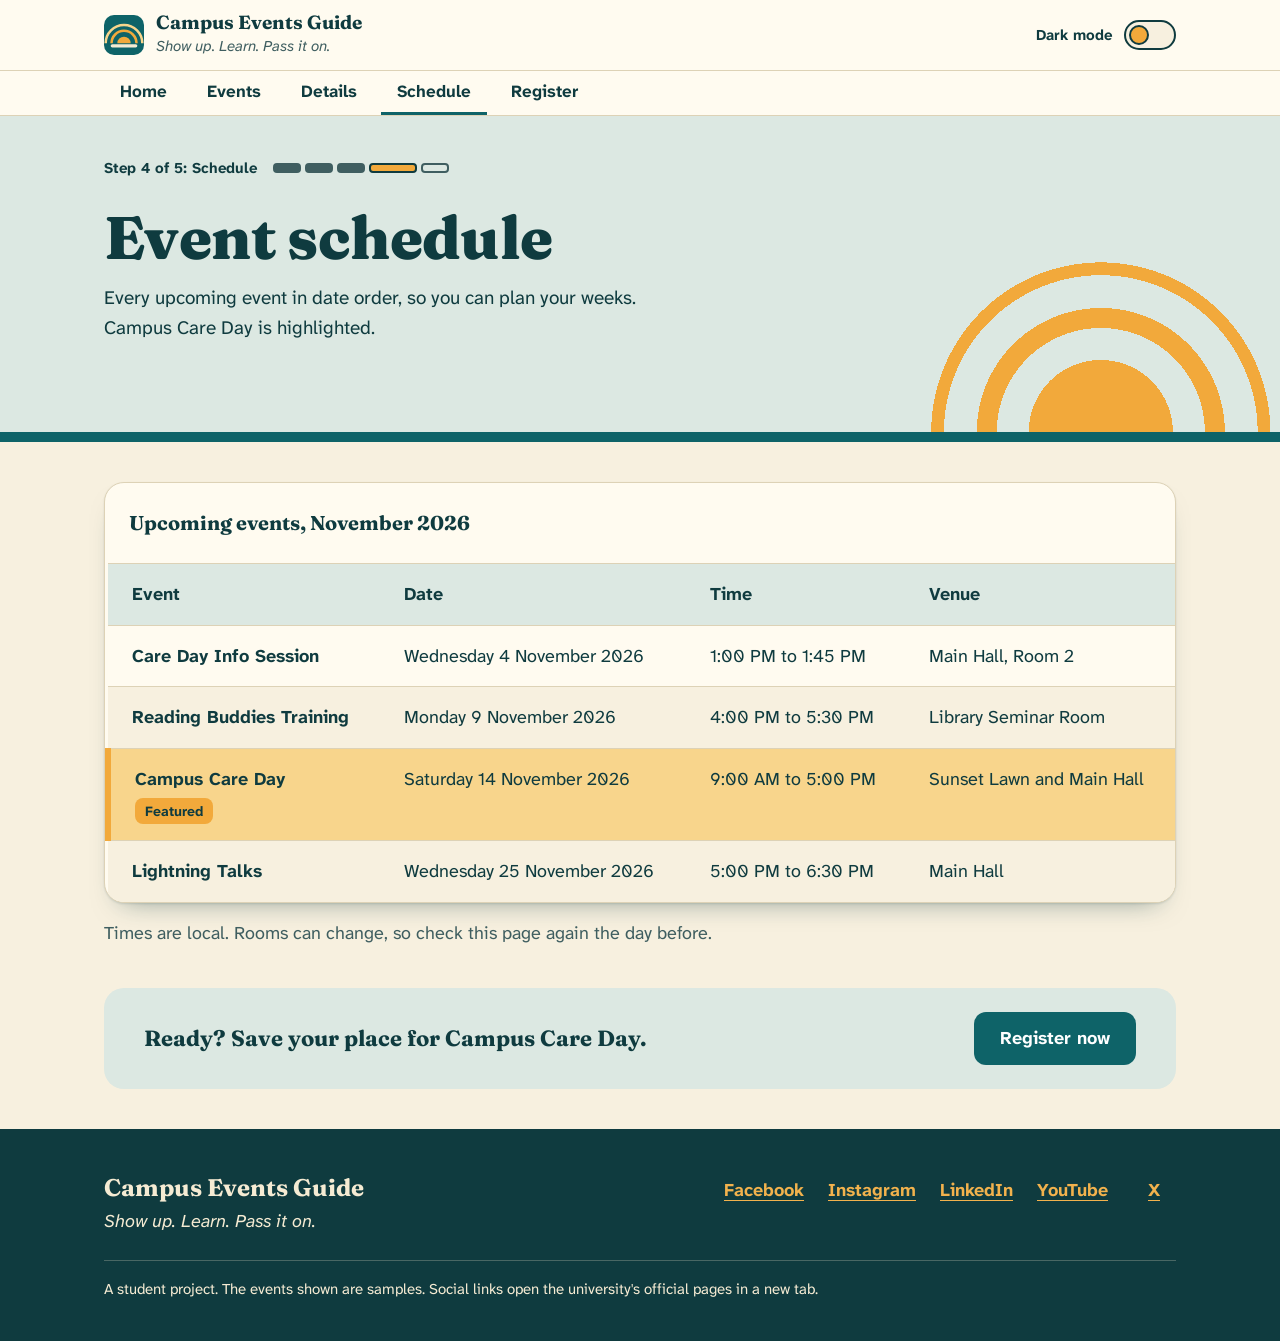
<file: schedule.html>
<!DOCTYPE html>
<html lang="en">
<head>
  <meta charset="utf-8">
  <meta name="viewport" content="width=device-width, initial-scale=1">
  <meta name="description" content="Dates, times and venues for upcoming campus events, with Campus Care Day on Saturday 14 November 2026 highlighted.">
  <title>Schedule | Campus Events Guide</title>
  <link rel="icon" type="image/svg+xml" href="assets/images/logo.svg">
  <link rel="stylesheet" href="style.css">
</head>
<body>
  <a class="skip-link" href="#main">Skip to main content</a>
  <header class="site-header">
    <div class="header-top container">
      <a class="brand" href="index.html">
        <img class="brand-mark" src="assets/images/logo.svg" alt="" width="40" height="40">
        <span class="brand-text">
          <span class="brand-name">Campus Events Guide</span>
          <span class="brand-tagline">Show up. Learn. Pass it on.</span>
        </span>
      </a>
      <div class="theme-switch">
        <input class="theme-input" type="checkbox" id="theme-toggle">
        <label class="theme-label" for="theme-toggle">
          <span class="theme-text">Dark mode</span>
          <span class="theme-track" aria-hidden="true"><span class="theme-knob"></span></span>
        </label>
      </div>
    </div>
    <nav class="main-nav" aria-label="Main">
      <ul class="nav-list container">
        <li><a href="index.html">Home</a></li>
        <li><a href="events.html">Events</a></li>
        <li><a href="event-details.html">Details</a></li>
        <li><a href="schedule.html" aria-current="page">Schedule</a></li>
        <li><a href="registration.html">Register</a></li>
      </ul>
    </nav>
  </header>
  <main id="main">
    <section class="page-hero">
      <div class="container">
        <div class="journey">
          <p class="journey-text">Step 4 of 5: Schedule</p>
          <div class="journey-bar" aria-hidden="true">
            <span class="journey-step is-done"></span>
            <span class="journey-step is-done"></span>
            <span class="journey-step is-done"></span>
            <span class="journey-step is-current"></span>
            <span class="journey-step"></span>
          </div>
        </div>
        <h1>Event schedule</h1>
        <p class="lead">Every upcoming event in date order, so you can plan your weeks. Campus Care Day is highlighted.</p>
      </div>
    </section>

    <div class="section">
      <div class="container">
        <section class="table-wrap" aria-labelledby="schedule-title" tabindex="0">
          <h2 id="schedule-title" class="visually-hidden">Event timetable</h2>
          <table class="schedule-table">
            <caption id="schedule-caption">Upcoming events, November 2026</caption>
            <thead>
              <tr>
                <th scope="col">Event</th>
                <th scope="col">Date</th>
                <th scope="col">Time</th>
                <th scope="col">Venue</th>
              </tr>
            </thead>
            <tbody>
              <tr>
                <th scope="row">Care Day Info Session</th>
                <td data-label="Date"><time datetime="2026-11-04">Wednesday 4 November 2026</time></td>
                <td data-label="Time">1:00 PM to 1:45 PM</td>
                <td data-label="Venue">Main Hall, Room&nbsp;2</td>
              </tr>
              <tr>
                <th scope="row">Reading Buddies Training</th>
                <td data-label="Date"><time datetime="2026-11-09">Monday 9 November 2026</time></td>
                <td data-label="Time">4:00 PM to 5:30 PM</td>
                <td data-label="Venue">Library Seminar Room</td>
              </tr>
              <tr class="is-featured">
                <th scope="row">Campus Care Day <span class="badge">Featured</span></th>
                <td data-label="Date"><time datetime="2026-11-14">Saturday 14 November 2026</time></td>
                <td data-label="Time">9:00 AM to 5:00 PM</td>
                <td data-label="Venue">Sunset Lawn and Main Hall</td>
              </tr>
              <tr>
                <th scope="row">Lightning Talks</th>
                <td data-label="Date"><time datetime="2026-11-25">Wednesday 25 November 2026</time></td>
                <td data-label="Time">5:00 PM to 6:30 PM</td>
                <td data-label="Venue">Main Hall</td>
              </tr>
            </tbody>
          </table>
        </section>
        <p class="table-note">Times are local. Rooms can change, so check this page again the day before.</p>
        <div class="next-step">
          <p>Ready? Save your place for Campus Care Day.</p>
          <a class="button button-primary" href="registration.html">Register now</a>
        </div>
      </div>
    </div>
  </main>
  <footer class="site-footer">
    <div class="footer-inner container">
      <div class="footer-brand">
        <p class="footer-name">Campus Events Guide</p>
        <p class="footer-tagline">Show up. Learn. Pass it on.</p>
      </div>
      <nav aria-label="Social media">
        <ul class="social-list">
          <li><a href="https://www.facebook.com/ZewailCity" target="_blank" rel="noopener noreferrer">Facebook</a></li>
          <li><a href="https://www.instagram.com/zewailcityst/" target="_blank" rel="noopener noreferrer">Instagram</a></li>
          <li><a href="https://www.linkedin.com/school/zewailcityst/mycompany/" target="_blank" rel="noopener noreferrer">LinkedIn</a></li>
          <li><a href="https://www.youtube.com/user/zewailcity" target="_blank" rel="noopener noreferrer">YouTube</a></li>
          <li><a href="https://twitter.com/_ZewailCity_" target="_blank" rel="noopener noreferrer">X</a></li>
        </ul>
      </nav>
      <p class="footer-note">A student project. The events shown are samples. Social links open the university's official pages in a new tab.</p>
    </div>
  </footer>
</body>
</html>
</file>
<file: style.css>
@font-face {
  font-family: "Fraunces";
  src: url("assets/fonts/fraunces-latin-wght-normal.woff2") format("woff2");
  font-weight: 100 900;
  font-style: normal;
  font-display: swap;
}

@font-face {
  font-family: "Atkinson Hyperlegible Next";
  src: url("assets/fonts/atkinson-hyperlegible-next-latin-400-normal.woff2") format("woff2");
  font-weight: 400;
  font-style: normal;
  font-display: swap;
}

@font-face {
  font-family: "Atkinson Hyperlegible Next";
  src: url("assets/fonts/atkinson-hyperlegible-next-latin-400-italic.woff2") format("woff2");
  font-weight: 400;
  font-style: italic;
  font-display: swap;
}

@font-face {
  font-family: "Atkinson Hyperlegible Next";
  src: url("assets/fonts/atkinson-hyperlegible-next-latin-700-normal.woff2") format("woff2");
  font-weight: 700;
  font-style: normal;
  font-display: swap;
}

:root {
  color-scheme: light;
  --color-page: #F7F0DF;
  --color-surface: #FFFBF0;
  --color-sky: #DCE8E2;
  --color-text: #0F3B3F;
  --color-text-muted: #3F5E60;
  --color-accent: #0E6368;
  --color-accent-strong: #0A474B;
  --color-on-accent: #FFFFFF;
  --color-highlight: #F2A93B;
  --color-highlight-soft: #F8D58C;
  --color-on-highlight: #0F3B3F;
  --color-line: #DDD2B6;
  --color-ground: #0E6368;
  --color-error: #A62F14;
  --color-focus: #0E6368;
  --color-footer: #0F3B3F;
  --color-on-footer: #F5EBD3;
  --color-footer-link: #F2B24D;
  --shadow-card: 0 1px 2px rgba(15, 59, 63, 0.12), 0 14px 28px -18px rgba(15, 59, 63, 0.55);
  --shadow-lift: 0 2px 4px rgba(15, 59, 63, 0.14), 0 22px 32px -18px rgba(15, 59, 63, 0.6);
  --font-display: "Fraunces", Georgia, "Times New Roman", serif;
  --font-body: "Atkinson Hyperlegible Next", "Segoe UI", Arial, sans-serif;
  --space-1: 0.25rem;
  --space-2: 0.5rem;
  --space-3: 0.75rem;
  --space-4: 1rem;
  --space-5: 1.5rem;
  --space-6: 2.5rem;
  --space-7: 4rem;
  --radius-small: 0.5rem;
  --radius-large: 1.25rem;
  --content-width: 72rem;
}
/* CSS-only dark mode: when the hidden checkbox #theme-toggle is ticked,
   :has() matches :root, and the colour variables below replace the light
   ones. Every rule uses var(--color-...), so the whole page switches
   without JavaScript. */
:root:has(#theme-toggle:checked) {
  color-scheme: dark;
  --color-page: #0B1F22;
  --color-surface: #12302F;
  --color-sky: #163F3D;
  --color-text: #F5EBD3;
  --color-text-muted: #A9C0BE;
  --color-accent: #F2B24D;
  --color-accent-strong: #F8D58C;
  --color-on-accent: #0B1F22;
  --color-highlight: #F2B24D;
  --color-highlight-soft: #3A4734;
  --color-on-highlight: #0B1F22;
  --color-line: #21443F;
  --color-ground: #2A8A8E;
  --color-error: #FF9B80;
  --color-focus: #F2B24D;
  --color-footer: #071518;
  --shadow-card: 0 1px 2px rgba(0, 0, 0, 0.4), 0 14px 28px -18px rgba(0, 0, 0, 0.8);
  --shadow-lift: 0 2px 4px rgba(0, 0, 0, 0.5), 0 22px 32px -18px rgba(0, 0, 0, 0.9);
}

*,
*::before,
*::after {
  box-sizing: border-box;
}

html {
  -webkit-text-size-adjust: 100%;
}

body {
  display: flex;
  flex-direction: column;
  min-height: 100vh;
  margin: 0;
  background: var(--color-page);
  color: var(--color-text);
  font-family: var(--font-body);
  font-size: 1.0625rem;
  line-height: 1.6;
}

main {
  flex: 1 0 auto;
}

img {
  display: block;
  max-width: 100%;
  height: auto;
}

h1,
h2,
h3 {
  margin: 0 0 var(--space-3);
  font-family: var(--font-display);
  font-weight: 700;
  line-height: 1.12;
  letter-spacing: -0.01em;
  text-wrap: balance;
}

h1 {
  font-size: 2.5rem;
  font-weight: 800;
}

h2 {
  font-size: 1.875rem;
}

h3 {
  font-size: 1.375rem;
}

p {
  margin: 0 0 var(--space-4);
}

ul,
ol {
  margin: 0 0 var(--space-4);
  padding-left: 1.25rem;
}

dl,
dd {
  margin: 0;
}

address {
  font-style: normal;
}

a {
  color: var(--color-accent);
  text-decoration-thickness: 0.08em;
  text-underline-offset: 0.2em;
  transition: text-decoration-thickness 0.2s ease;
}

a:hover {
  text-decoration-thickness: 0.18em;
}

:focus-visible {
  outline: 3px solid var(--color-focus);
  outline-offset: 3px;
}

[id] {
  scroll-margin-top: var(--space-5);
}

.visually-hidden {
  position: absolute;
  width: 1px;
  height: 1px;
  margin: -1px;
  padding: 0;
  overflow: hidden;
  clip: rect(0 0 0 0);
  white-space: nowrap;
  border: 0;
}

.container {
  width: 100%;
  max-width: var(--content-width);
  margin-inline: auto;
  padding-inline: var(--space-4);
}

.skip-link {
  position: absolute;
  top: -4rem;
  left: var(--space-4);
  z-index: 20;
  padding: var(--space-3) var(--space-4);
  border-radius: var(--radius-small);
  background: var(--color-text);
  color: var(--color-page);
  font-weight: 700;
  transition: top 0.2s ease;
}

.skip-link:focus {
  top: var(--space-3);
}

.site-header {
  background: var(--color-surface);
  border-bottom: 1px solid var(--color-line);
}

.header-top {
  display: flex;
  align-items: center;
  justify-content: space-between;
  gap: var(--space-4);
  padding-block: var(--space-3);
}

.brand {
  display: flex;
  align-items: center;
  gap: var(--space-3);
  min-width: 0;
  color: var(--color-text);
  text-decoration: none;
}

.brand-mark {
  flex: none;
  width: 2.5rem;
  height: 2.5rem;
}

.brand-text {
  display: flex;
  flex-direction: column;
}

.brand-name {
  font-family: var(--font-display);
  font-size: 1.1875rem;
  font-weight: 700;
  line-height: 1.15;
}

.brand-tagline {
  display: none;
  color: var(--color-text-muted);
  font-size: 0.9375rem;
  font-style: italic;
}

.theme-input {
  position: absolute;
  width: 1px;
  height: 1px;
  opacity: 0;
}

.theme-label {
  display: inline-flex;
  align-items: center;
  gap: var(--space-3);
  min-height: 2.75rem;
  font-size: 0.9375rem;
  font-weight: 700;
  white-space: nowrap;
  cursor: pointer;
}

.theme-track {
  position: relative;
  flex: none;
  width: 3.25rem;
  height: 1.875rem;
  border: 2px solid var(--color-text);
  border-radius: 1rem;
  background: var(--color-page);
  transition: background-color 0.25s ease;
}

.theme-knob {
  position: absolute;
  top: 3px;
  left: 3px;
  width: 1.25rem;
  height: 1.25rem;
  border: 2px solid var(--color-text);
  border-radius: 50%;
  background: var(--color-highlight);
  transition: transform 0.25s ease, background-color 0.25s ease;
}

.theme-label:hover .theme-track {
  background: var(--color-sky);
}

.theme-input:checked + .theme-label .theme-knob {
  transform: translateX(1.375rem);
  background: var(--color-text);
}

.theme-input:focus-visible + .theme-label .theme-track {
  outline: 3px solid var(--color-focus);
  outline-offset: 3px;
}

.main-nav {
  border-top: 1px solid var(--color-line);
}
/* Mobile-first nav: a wrapping flex row where each li grows to share the
   line, so links stay large touch targets on phones. From 48em (768px) up,
   the media query lets links keep their natural width instead. */
.nav-list {
  display: flex;
  flex-wrap: wrap;
  margin-top: 0;
  margin-bottom: 0;
  list-style: none;
}

.nav-list li {
  flex: 1 1 auto;
}

.nav-list a {
  display: flex;
  align-items: center;
  justify-content: center;
  min-height: 2.75rem;
  padding: 0 var(--space-1);
  font-size: 0.9375rem;
  border-bottom: 3px solid transparent;
  color: var(--color-text);
  font-weight: 700;
  text-decoration: none;
  transition: background-color 0.2s ease, border-color 0.2s ease;
}

.main-nav .nav-list a:hover {
  background: var(--color-sky);
  border-bottom-color: var(--color-highlight);
}

.nav-list a[aria-current="page"] {
  border-bottom-color: var(--color-accent);
}

.page-hero {
  --sun-x: 74%;
  --ring-1: 2.25rem;
  --ring-2: 3.25rem;
  --ring-3: 3.9rem;
  --ring-4: 4.9rem;
  --ring-5: 5.3rem;
  padding-block: var(--space-5) 6.25rem;
  border-bottom: 0.625rem solid var(--color-ground);
  background:
    radial-gradient(
      circle at var(--sun-x) 100%,
      var(--color-highlight) 0 var(--ring-1),
      transparent var(--ring-1) var(--ring-2),
      var(--color-highlight) var(--ring-2) var(--ring-3),
      transparent var(--ring-3) var(--ring-4),
      var(--color-highlight) var(--ring-4) var(--ring-5),
      transparent var(--ring-5)
    ),
    var(--color-sky);
}

.home-hero {
  --sun-x: 70%;
  --ring-1: 3rem;
  --ring-2: 4.35rem;
  --ring-3: 5.15rem;
  --ring-4: 6.55rem;
  --ring-5: 7rem;
  padding-bottom: 8rem;
}

.page-hero h1 {
  max-width: 20ch;
}

.home-hero h1 span {
  display: block;
}

.home-hero h1 {
  font-size: 2.875rem;
}

.lead {
  max-width: 36rem;
  font-size: 1.1875rem;
}

.journey {
  display: flex;
  flex-wrap: wrap;
  align-items: center;
  gap: var(--space-2) var(--space-4);
  margin-bottom: var(--space-5);
}

.journey-text {
  margin: 0;
  font-size: 0.9375rem;
  font-weight: 700;
}

.journey-bar {
  display: flex;
  align-items: center;
  gap: var(--space-1);
}

.journey-step {
  width: 1.75rem;
  height: 0.625rem;
  border: 2px solid var(--color-text-muted);
  border-radius: 0.25rem;
}

.journey-step.is-done {
  background: var(--color-text-muted);
}

.journey-step.is-current {
  width: 3rem;
  border-color: var(--color-text);
  background: var(--color-highlight);
}

.button-row {
  display: flex;
  flex-wrap: wrap;
  align-items: center;
  gap: var(--space-3) var(--space-4);
}

.button {
  display: inline-flex;
  align-items: center;
  justify-content: center;
  min-height: 2.75rem;
  padding: 0.625rem 1.5rem;
  border: 2px solid transparent;
  border-radius: 0.75rem;
  font: inherit;
  font-weight: 700;
  text-align: center;
  text-decoration: none;
  cursor: pointer;
  transition: background-color 0.2s ease, color 0.2s ease, transform 0.2s ease, box-shadow 0.2s ease;
}

.button-primary {
  background: var(--color-accent);
  color: var(--color-on-accent);
}

.button-primary:hover {
  background: var(--color-accent-strong);
  box-shadow: var(--shadow-lift);
  transform: translateY(-2px);
}

.button-primary:active {
  transform: translateY(0);
}

.button-quiet {
  border-color: var(--color-text);
  background: transparent;
  color: var(--color-text);
}

.button-quiet:hover {
  background: var(--color-text);
  color: var(--color-page);
}

.section {
  padding-block: var(--space-6);
}

.section-head {
  max-width: 40rem;
  margin-bottom: var(--space-5);
}

.section-head p {
  margin-bottom: 0;
  color: var(--color-text-muted);
}

.event-list {
  display: grid;
  gap: var(--space-5);
  margin: 0;
  padding: 0;
  list-style: none;
}

.event-list > .span-all {
  grid-column: 1 / -1;
}

.event-card {
  position: relative;
  display: flex;
  flex-direction: column;
  height: 100%;
  overflow: hidden;
  border: 1px solid var(--color-line);
  border-radius: var(--radius-large);
  background: var(--color-surface);
  box-shadow: var(--shadow-card);
  transition: transform 0.25s ease, box-shadow 0.25s ease, border-color 0.25s ease;
}

.event-card:hover {
  border-color: var(--color-accent);
  box-shadow: var(--shadow-lift);
  transform: translateY(-4px);
}

.event-poster {
  width: 100%;
  aspect-ratio: 4 / 3;
  object-fit: cover;
}

.event-body {
  display: flex;
  flex: 1;
  flex-direction: column;
  align-items: flex-start;
  gap: var(--space-2);
  padding: var(--space-4) var(--space-5) var(--space-5);
}

.event-body p {
  margin: 0;
}

.event-labels {
  display: flex;
  flex-wrap: wrap;
  gap: var(--space-2);
}

.event-tag {
  padding: 0.125rem 0.625rem;
  border-radius: 0.5rem;
  background: var(--color-sky);
  font-size: 0.875rem;
  font-weight: 700;
}

.event-title {
  margin: 0;
  font-size: 1.375rem;
}

.event-title a {
  color: var(--color-text);
  text-decoration: none;
}

.event-title a::after {
  content: "";
  position: absolute;
  inset: 0;
}

.event-title a:focus-visible {
  outline: none;
}

.event-title a:focus-visible::after {
  outline: 3px solid var(--color-focus);
  outline-offset: -3px;
  border-radius: var(--radius-large);
}

.event-card:hover .event-title a {
  text-decoration: underline;
  text-decoration-thickness: 0.12em;
  text-underline-offset: 0.2em;
}

.event-meta {
  display: grid;
  gap: var(--space-1);
  width: 100%;
}

.event-meta div {
  display: flex;
  gap: var(--space-3);
}

.event-meta dt {
  flex: 0 0 3.25rem;
  color: var(--color-text-muted);
}

.event-meta time {
  font-weight: 700;
}

.event-actions {
  position: relative;
  z-index: 1;
  display: flex;
  flex-wrap: wrap;
  gap: var(--space-3);
  margin-top: var(--space-3);
}

.badge {
  display: inline-block;
  padding: 0.125rem 0.625rem;
  border-radius: 0.5rem;
  background: var(--color-highlight);
  color: var(--color-on-highlight);
  font-size: 0.875rem;
  font-weight: 700;
}

.badge-quiet {
  border: 2px solid var(--color-text-muted);
  background: transparent;
  color: var(--color-text-muted);
}

.event-card-compact {
  flex-direction: row;
}

.event-card-compact .event-poster {
  flex: 0 0 38%;
  width: 38%;
  aspect-ratio: auto;
}

.event-card-compact .event-body {
  padding: var(--space-4);
}

.event-card-compact .event-title {
  font-size: 1.1875rem;
}

.event-card-compact .event-meta dt {
  flex-basis: 2.75rem;
  font-size: 0.9375rem;
}

.event-card-compact .event-meta dd {
  font-size: 0.9375rem;
}

.is-past .event-poster {
  filter: grayscale(1);
  opacity: 0.7;
}

.is-past .event-title {
  color: var(--color-text-muted);
}

.is-past:hover {
  border-color: var(--color-line);
  box-shadow: var(--shadow-card);
  transform: none;
}

.principles {
  display: grid;
  gap: var(--space-5);
}

.principle {
  padding-top: var(--space-4);
  border-top: 4px solid var(--color-highlight);
}

.principle h3 {
  font-size: 1.75rem;
}

.principle p {
  margin: 0;
  color: var(--color-text-muted);
}

.step-list {
  display: grid;
  gap: var(--space-5);
  margin: 0;
  padding: 0;
  counter-reset: step 1;
  list-style: none;
}

.step-item {
  position: relative;
  padding: var(--space-5) var(--space-5) var(--space-5) 5rem;
  border: 1px solid var(--color-line);
  border-radius: var(--radius-large);
  background: var(--color-surface);
  counter-increment: step;
  transition: border-color 0.2s ease, transform 0.2s ease;
}

.step-item::before {
  content: counter(step);
  position: absolute;
  top: var(--space-5);
  left: var(--space-5);
  display: flex;
  align-items: center;
  justify-content: center;
  width: 2.75rem;
  height: 2.75rem;
  border-radius: 50%;
  background: var(--color-highlight);
  color: var(--color-on-highlight);
  font-family: var(--font-display);
  font-size: 1.375rem;
  font-weight: 800;
}

.step-item:hover {
  border-color: var(--color-accent);
  transform: translateY(-3px);
}

.step-item h3 {
  margin-bottom: var(--space-1);
  font-size: 1.25rem;
}

.step-item h3 a {
  color: var(--color-text);
}

.step-item h3 a::after {
  content: "";
  position: absolute;
  inset: 0;
}

.step-item p {
  margin: 0;
  color: var(--color-text-muted);
}

.next-step {
  display: flex;
  flex-wrap: wrap;
  align-items: center;
  justify-content: space-between;
  gap: var(--space-4);
  margin-top: var(--space-6);
  padding: var(--space-5);
  border-radius: var(--radius-large);
  background: var(--color-sky);
}

.next-step p {
  margin: 0;
  font-family: var(--font-display);
  font-size: 1.375rem;
  font-weight: 700;
  line-height: 1.2;
}

.details-layout {
  display: grid;
  gap: var(--space-6);
}

.poster-figure {
  margin: 0;
}

.poster-figure img {
  width: 100%;
  border: 1px solid var(--color-line);
  border-radius: var(--radius-large);
  box-shadow: var(--shadow-card);
}

.panel {
  padding: var(--space-5);
  border: 1px solid var(--color-line);
  border-radius: var(--radius-large);
  background: var(--color-surface);
  box-shadow: var(--shadow-card);
}

.panel h2 {
  font-size: 1.5rem;
}

.fact-list {
  display: grid;
  gap: var(--space-3);
  margin-bottom: var(--space-5);
}

.fact-list div {
  padding-bottom: var(--space-3);
  border-bottom: 1px solid var(--color-line);
}

.fact-list div:last-child {
  padding-bottom: 0;
  border-bottom: 0;
}

.fact-list dt {
  color: var(--color-text-muted);
  font-size: 0.9375rem;
}

.fact-list dd {
  font-weight: 700;
}

.details-body {
  max-width: 42rem;
}

.details-body section + section {
  margin-top: var(--space-6);
}

.agenda {
  margin: 0;
  padding: 0;
  list-style: none;
}

.agenda li {
  display: grid;
  grid-template-columns: 5.5rem 1fr;
  gap: var(--space-4);
  padding: var(--space-3) var(--space-3);
  border-top: 1px solid var(--color-line);
}

.agenda li:last-child {
  border-bottom: 1px solid var(--color-line);
}

.agenda time {
  font-weight: 700;
}

.agenda .is-golden {
  border-radius: var(--radius-small);
  background: var(--color-highlight-soft);
}

.agenda p {
  margin: 0;
}

.prep-list {
  display: grid;
  gap: var(--space-4);
  margin: 0;
  padding: 0;
  list-style: none;
}

.prep-item {
  padding: var(--space-4) var(--space-5);
  border: 1px solid var(--color-line);
  border-left: 6px solid var(--color-accent);
  border-radius: var(--radius-small);
  background: var(--color-surface);
}

.prep-item h3 {
  margin-bottom: var(--space-1);
  font-size: 1.25rem;
}

.prep-item p {
  margin: 0;
}

.bring-list li::marker {
  color: var(--color-accent);
}

.video-figure {
  margin: 0;
}

.video-figure video {
  width: 100%;
  height: auto;
  aspect-ratio: 16 / 9;
  border-radius: var(--radius-large);
  background: var(--color-text);
}

.video-figure figcaption {
  margin-top: var(--space-2);
  color: var(--color-text-muted);
  font-size: 0.9375rem;
}

.form {
  display: grid;
  gap: var(--space-5);
}

.form-group {
  min-width: 0;
  margin: 0;
  padding: var(--space-3) var(--space-5) var(--space-5);
  border: 1px solid var(--color-line);
  border-radius: var(--radius-large);
  background: var(--color-surface);
}

.form-group legend {
  padding: 0 var(--space-2);
  font-family: var(--font-display);
  font-size: 1.375rem;
  font-weight: 700;
}

.form-note {
  margin: 0 0 var(--space-4);
  color: var(--color-text-muted);
}

.form-fields {
  display: grid;
  gap: var(--space-4);
}

.field {
  display: flex;
  flex-direction: column;
  gap: var(--space-1);
  min-width: 0;
}

.field label {
  font-weight: 700;
}

.hint {
  margin: 0;
  color: var(--color-text-muted);
  font-size: 0.9375rem;
}

.control {
  width: 100%;
  min-height: 2.75rem;
  padding: 0.625rem var(--space-3);
  border: 2px solid var(--color-text-muted);
  border-radius: var(--radius-small);
  background: var(--color-page);
  color: var(--color-text);
  font: inherit;
  line-height: 1.4;
  transition: border-color 0.2s ease, box-shadow 0.2s ease;
}

.control:hover {
  border-color: var(--color-accent);
}

.control:focus-visible {
  outline: 3px solid var(--color-focus);
  outline-offset: 2px;
  border-color: var(--color-accent);
}

.control:user-invalid {
  border-color: var(--color-error);
  box-shadow: inset 0.375rem 0 0 var(--color-error);
}

textarea.control {
  min-height: 7rem;
  resize: vertical;
}

.control[type="file"] {
  padding: 0.375rem;
}

.control::file-selector-button {
  margin-right: var(--space-3);
  padding: 0.4rem var(--space-4);
  border: 0;
  border-radius: var(--radius-small);
  background: var(--color-accent);
  color: var(--color-on-accent);
  font: inherit;
  font-weight: 700;
  cursor: pointer;
  transition: background-color 0.2s ease;
}

.control::file-selector-button:hover {
  background: var(--color-accent-strong);
}

.color-control {
  width: 5rem;
  height: 2.75rem;
  padding: 0.25rem;
  border: 2px solid var(--color-text-muted);
  border-radius: var(--radius-small);
  background: var(--color-page);
  cursor: pointer;
}

.range-control {
  width: 100%;
  min-height: 2.75rem;
  margin: 0;
  accent-color: var(--color-accent);
}

.range-scale {
  display: flex;
  justify-content: space-between;
  color: var(--color-text-muted);
  font-size: 0.9375rem;
}

.choice-group {
  min-width: 0;
  margin: 0;
  padding: 0;
  border: 0;
}

.choice-group legend {
  margin-bottom: var(--space-1);
  padding: 0;
  font-family: var(--font-body);
  font-size: 1.0625rem;
  font-weight: 700;
}

.choice {
  display: flex;
  align-items: center;
  gap: var(--space-3);
  min-height: 2.75rem;
}

.choice input {
  flex: none;
  width: 1.375rem;
  height: 1.375rem;
  margin: 0;
  accent-color: var(--color-accent);
  color-scheme: light;
}

.choice label {
  flex: 1;
  padding-block: var(--space-2);
  font-weight: 400;
  cursor: pointer;
}

.form-actions {
  display: flex;
  flex-wrap: wrap;
  align-items: center;
  gap: var(--space-3) var(--space-5);
}

.form-actions p {
  flex: 1 1 14rem;
  margin: 0;
  color: var(--color-text-muted);
  font-size: 0.9375rem;
}

.register-layout {
  display: grid;
  gap: var(--space-6);
}

.table-wrap {
  overflow-x: auto;
  border: 1px solid var(--color-line);
  border-radius: var(--radius-large);
  background: var(--color-surface);
  box-shadow: var(--shadow-card);
}

.schedule-table {
  width: 100%;
  border-collapse: collapse;
  text-align: left;
}

.schedule-table caption {
  padding: var(--space-4) var(--space-4);
  text-align: left;
  font-family: var(--font-display);
  font-size: 1.25rem;
  font-weight: 700;
}

.schedule-table th,
.schedule-table td {
  padding: var(--space-3) var(--space-4);
  border-top: 1px solid var(--color-line);
  vertical-align: top;
}

.schedule-table thead th {
  background: var(--color-sky);
}

.schedule-table tbody th {
  font-weight: 700;
}

.schedule-table tbody tr {
  transition: background-color 0.2s ease;
}

.schedule-table tbody tr:nth-child(even) {
  background: var(--color-page);
}

.schedule-table tbody tr:hover {
  background: var(--color-sky);
}

.schedule-table tbody tr.is-featured {
  background: var(--color-highlight-soft);
}

.schedule-table tbody tr.is-featured th {
  border-left: 6px solid var(--color-highlight);
}

.schedule-table .badge {
  margin-top: var(--space-1);
}

.contact-box address p {
  margin-bottom: var(--space-2);
}

.contact-box address a {
  display: inline-flex;
  align-items: center;
  min-height: 2.75rem;
  overflow-wrap: anywhere;
}

.table-note {
  max-width: 40rem;
  margin: var(--space-4) 0 0;
  color: var(--color-text-muted);
}

@media (max-width: 47.9375em) {
  .schedule-table thead {
    position: absolute;
    width: 1px;
    height: 1px;
    overflow: hidden;
    clip: rect(0 0 0 0);
  }

  .schedule-table,
  .schedule-table caption,
  .schedule-table tbody,
  .schedule-table tr,
  .schedule-table th,
  .schedule-table td {
    display: block;
  }

  .schedule-table tr {
    padding: var(--space-4);
    border-top: 1px solid var(--color-line);
  }

  .schedule-table th,
  .schedule-table td {
    padding: 0;
    border: 0;
  }

  .schedule-table tbody th {
    margin-bottom: var(--space-2);
    font-family: var(--font-display);
    font-size: 1.25rem;
  }

  .schedule-table td {
    display: flex;
    gap: var(--space-3);
    padding-block: var(--space-1);
  }

  .schedule-table td::before {
    content: attr(data-label);
    flex: 0 0 3.5rem;
    color: var(--color-text-muted);
  }

  .schedule-table tbody tr.is-featured {
    box-shadow: inset 6px 0 0 var(--color-highlight);
  }

  .schedule-table tbody tr.is-featured th {
    border-left: 0;
  }
}

.site-footer {
  padding-block: var(--space-6);
  background: var(--color-footer);
  color: var(--color-on-footer);
}

.footer-inner {
  display: flex;
  flex-wrap: wrap;
  justify-content: space-between;
  gap: var(--space-5) var(--space-6);
}

.footer-name {
  margin: 0;
  font-family: var(--font-display);
  font-size: 1.5rem;
  font-weight: 700;
}

.footer-tagline {
  margin: 0;
  font-style: italic;
}

.social-list {
  display: flex;
  flex-wrap: wrap;
  gap: var(--space-1) var(--space-5);
  margin: 0;
  padding: 0;
  list-style: none;
}

.social-list a {
  display: inline-flex;
  align-items: center;
  justify-content: center;
  min-width: 2.75rem;
  min-height: 2.75rem;
  color: var(--color-footer-link);
  font-weight: 700;
}

.site-footer :focus-visible {
  outline-color: var(--color-footer-link);
}

.footer-note {
  flex: 1 1 100%;
  margin: 0;
  padding-top: var(--space-4);
  border-top: 1px solid rgba(245, 235, 211, 0.25);
  font-size: 0.9375rem;
}

@media (min-width: 48em) {
  body {
    font-size: 1.125rem;
  }

  .container {
    padding-inline: var(--space-5);
  }

  h1 {
    font-size: 3.25rem;
  }

  h2 {
    font-size: 2.25rem;
  }

  h3 {
    font-size: 1.5rem;
  }

  .brand-tagline {
    display: block;
  }

  .nav-list {
    gap: var(--space-2);
  }

  .nav-list li {
    flex: 0 0 auto;
  }

  .nav-list a {
    padding: 0 var(--space-4);
    font-size: 1.0625rem;
  }

  .page-hero {
    --ring-1: 3rem;
    --ring-2: 4.35rem;
    --ring-3: 5.15rem;
    --ring-4: 6.55rem;
    --ring-5: 7.05rem;
    --sun-x: 84%;
    padding-block: var(--space-6) 8rem;
  }

  .home-hero {
    --sun-x: 76%;
    --ring-1: 4.5rem;
    --ring-2: 6.5rem;
    --ring-3: 7.75rem;
    --ring-4: 9.8rem;
    --ring-5: 10.6rem;
    padding-bottom: 11.5rem;
  }

  .home-hero h1 {
    font-size: 4rem;
  }

  .event-list {
    grid-template-columns: repeat(2, 1fr);
  }

  .event-card-wide {
    flex-direction: row;
  }

  .event-card-wide .event-poster {
    flex: 0 0 46%;
    width: 46%;
    aspect-ratio: auto;
  }

  .event-card-wide .event-body {
    justify-content: center;
    padding: var(--space-5) var(--space-6);
  }

  .event-card-wide .event-title {
    font-size: 2rem;
  }

  .principles {
    grid-template-columns: repeat(3, 1fr);
    gap: var(--space-6);
  }

  .step-list {
    grid-template-columns: repeat(2, 1fr);
  }

  .next-step {
    padding: var(--space-5) var(--space-6);
  }

  .form-fields {
    grid-template-columns: repeat(2, 1fr);
    gap: var(--space-4) var(--space-5);
  }

  .form-fields .field-wide {
    grid-column: 1 / -1;
  }

  .schedule-table th,
  .schedule-table td {
    padding: var(--space-4) var(--space-5);
  }

  .schedule-table caption {
    padding: var(--space-5);
  }

  .schedule-table .badge {
    display: block;
    width: fit-content;
  }
}

@media (min-width: 80em) {
  .container {
    padding-inline: var(--space-6);
  }

  h1 {
    font-size: 3.75rem;
  }

  .page-hero {
    --ring-1: 4.5rem;
    --ring-2: 6.5rem;
    --ring-3: 7.75rem;
    --ring-4: 9.8rem;
    --ring-5: 10.6rem;
    --sun-x: 86%;
    padding-bottom: 4.5rem;
  }

  .home-hero {
    --sun-x: 77%;
    --ring-1: 7rem;
    --ring-2: 10.15rem;
    --ring-3: 12.05rem;
    --ring-4: 15.25rem;
    --ring-5: 16.45rem;
    padding-top: var(--space-6);
    padding-bottom: 5rem;
  }

  .home-hero h1 {
    font-size: 5rem;
  }

  .event-list-upcoming,
  .event-list-past {
    grid-template-columns: repeat(3, 1fr);
  }

  .step-list {
    grid-template-columns: repeat(4, 1fr);
  }

  .step-item {
    padding: var(--space-5);
  }

  .step-item::before {
    position: static;
    margin-bottom: var(--space-3);
  }

  .details-layout {
    grid-template-columns: minmax(0, 1fr) 21rem;
    grid-template-areas:
      "poster facts"
      "body facts";
    align-items: start;
    column-gap: var(--space-7);
  }

  .details-layout .poster-figure {
    grid-area: poster;
  }

  .details-layout .facts {
    position: sticky;
    top: var(--space-5);
    grid-area: facts;
  }

  .details-layout .details-body {
    grid-area: body;
  }

  .register-layout {
    grid-template-columns: minmax(0, 1fr) 21rem;
    column-gap: var(--space-7);
    align-items: start;
  }

  .register-layout .contact-box {
    position: sticky;
    top: var(--space-5);
  }
}

@media (prefers-reduced-motion: reduce) {
  *,
  *::before,
  *::after {
    transition-duration: 0.01ms !important;
  }

  .event-card:hover,
  .step-item:hover,
  .button-primary:hover {
    transform: none;
  }
}
</file>
